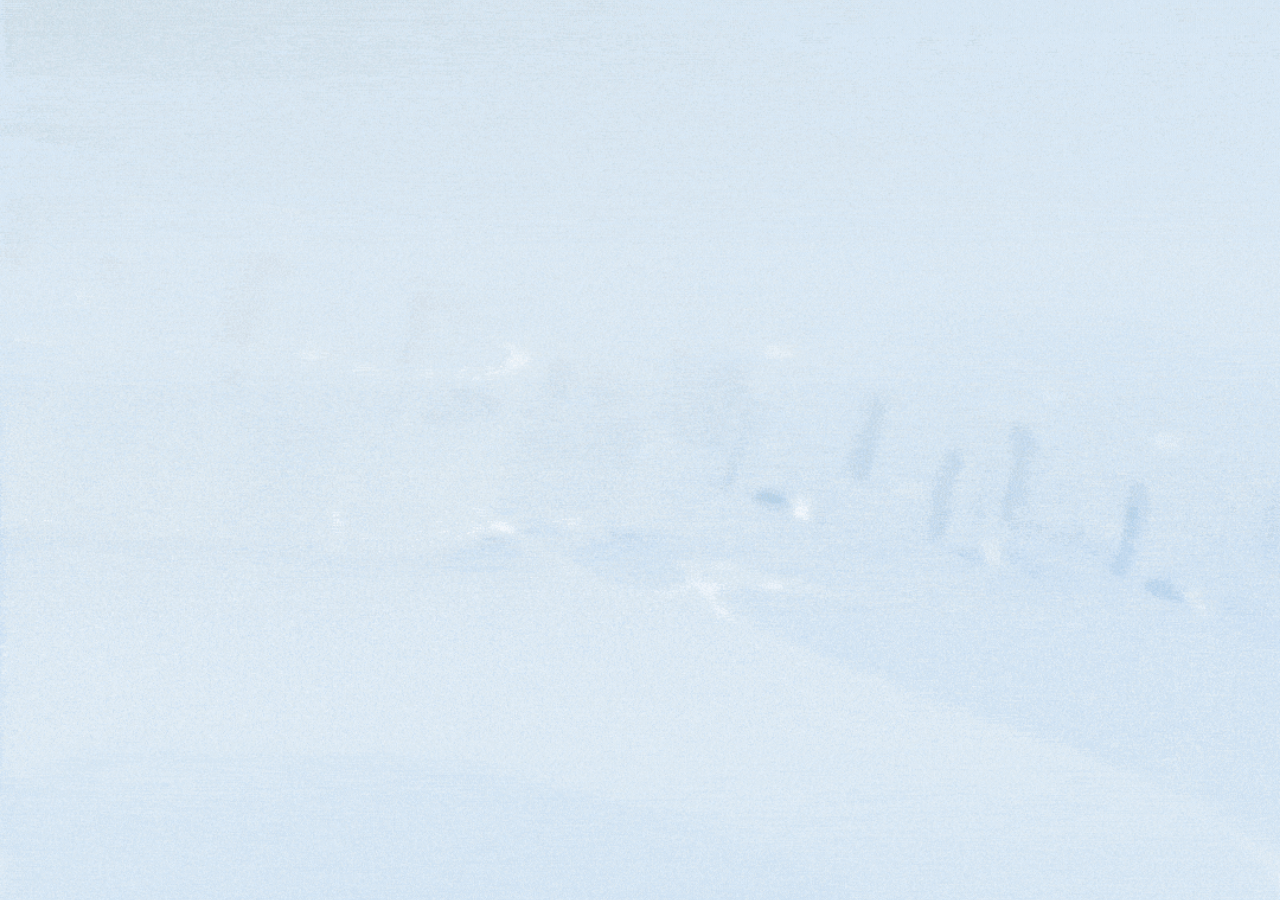
<file: index.html>
<!DOCTYPE html>
<html lang="en">
<head>

<link rel="stylesheet" href="mm-a11y.css">

<script>
window.MM_INDEX_EMBED_WIDGET = true;
window.MM_A11Y_ICON_SRC = "BrainardIconRuby.png";
window.MM_A11Y_CSS_HREF = "mm-a11y.css";
</script>

<meta property="og:title" content="Proposition Chicken">
<meta property="og:description" content="Order ahead, earn rewards, and skip the line.">
<meta property="og:image" content="https://jpbattaglia.github.io/PropChkn/og-image.png">
<meta property="og:url" content="https://jpbattaglia.github.io/PropChkn/">
<meta property="og:type" content="website">

<meta name="twitter:card" content="summary_large_image">
<meta name="twitter:image" content="https://jpbattaglia.github.io/PropChkn/og-image.png">

<meta charset="UTF-8">
<meta name="viewport" content="width=device-width, initial-scale=1.0">
<title>Proposition Chicken</title>

<link rel="stylesheet" href="app.css">
<script src="app.js"></script>

<style>
:root{
  --blue:#6f9faa;
  --spring:cubic-bezier(.22,1,.36,1);
}

html,body{
  margin:0;
  height:100%;
  overflow:hidden;
  background:#fff;
  font-family:-apple-system,BlinkMacSystemFont,"Segoe UI",Roboto;
}

/* SPLASH */
#splash{
  position:fixed;
  inset:0;
  z-index:999;
  background:#000;
  display:flex;
  align-items:center;
  justify-content:center;
  transition:opacity .7s ease, transform .7s ease;
}

#splash.fade{
  opacity:0;
  transform:scale(1.03);
}

.splash-gif{
  width:100%;
  height:100%;
  object-fit:cover;
}

/* APP */
#app{
  width:100%;
  min-height:100vh;
  background:#fff;
  display:flex;
  justify-content:center;
  align-items:center;
}

/* LOGIN CARD */
.auth{
  width:100%;
  max-width:420px;
  padding:28px;
  box-sizing:border-box;
  position:relative;
}

/* HARD HIDE UNTIL READY */
body.index-page.pre-reveal #mmA11yLauncher,
body.index-page.pre-reveal #mmA11yPanel{
  display:none !important;
}

/* WIDGET EMBEDDED IN LOGIN STACK */
.auth #mmA11yLauncher{
  position:absolute !important;
  z-index:50 !important;
  right:-70px !important;
  bottom:10px !important;
  box-shadow:
    0 0 18px rgba(207,62,62,0.35),
    0 0 28px rgba(0,120,255,0.25);

  opacity:0 !important;
  visibility:hidden !important;
  pointer-events:none !important;
  transform:translateY(80px) scale(.9) !important;
  transition:
    opacity 1s var(--spring),
    transform 1s var(--spring),
    visibility 0s linear 1s !important;
  transition-delay:.65s, .65s, 1.65s !important;
}

body.index-page.show.widget-mounted .auth #mmA11yLauncher{
  opacity:1 !important;
  visibility:visible !important;
  pointer-events:auto !important;
  transform:translateY(0) scale(.95) !important;
}

.auth #mmA11yPanel{
  position:absolute !important;
  z-index:49 !important;
  right:-20px !important;
  bottom:84px !important;
  width:min(420px, calc(100vw - 24px)) !important;
  max-height:min(72vh, 620px) !important;

  opacity:0 !important;
  visibility:hidden !important;
  pointer-events:none !important;
  transform:translateY(10px) scale(.98) !important;
  transition:opacity .25s ease, transform .25s ease, visibility 0s linear .25s !important;
}

body.index-page.show.widget-mounted .auth #mmA11yPanel[aria-hidden="false"]{
  opacity:1 !important;
  visibility:visible !important;
  pointer-events:auto !important;
  transform:translateY(0) scale(1) !important;
}

body.index-page.widget-mounted .auth #mmA11yPanel[aria-hidden="true"]{
  display:none !important;
}

/* ANIMATION */
.stagger{
  opacity:0;
  transform:translateY(80px);
  transition:all 1s var(--spring);
}

body.show .stagger{
  opacity:1;
  transform:translateY(0);
}

.stagger:nth-child(1){transition-delay:.2s;}
.stagger:nth-child(2){transition-delay:.35s;}
.stagger:nth-child(3){transition-delay:.5s;}
.stagger:nth-child(4){transition-delay:.65s;}
.stagger:nth-child(5){transition-delay:.8s;}
.stagger:nth-child(6){transition-delay:1.05s;}

.logo{
  width:100%;
  display:flex;
  justify-content:center;
  align-items:center;
  text-align:center;
  margin-bottom:80px;
}

.logo img{
  width:260px;
  max-width:100%;
  display:block;
  margin:0 auto;
}

.btn{
  width:100%;
  padding:18px;
  border-radius:999px;
  font-weight:700;
  margin-top:16px;
  border:none;
  cursor:pointer;
}

.apple{background:#000;color:#fff;}
.primary{background:#6f9faa;color:#fff;}

.google{
  background:#fff;
  border:1px solid #888;
}

.link{
  text-align:center;
  margin:22px 0 12px;
  text-decoration:underline;
  cursor:pointer;
}

.row{
  display:flex;
  gap:14px;
}

.row .btn{flex:1;}

.terms{
  margin-top:30px;
}

.terms-error{
  color:red;
  display:none;
}

/* MOBILE FIT */
@media (max-width: 640px){
  .auth{
    max-width:100%;
    padding:20px 16px 28px;
  }

  .logo{
    margin-bottom:56px;
  }

  .logo img{
    width:220px;
  }

  .auth #mmA11yLauncher{
    right:8px !important;
    bottom:-4px !important;
  }

  .auth #mmA11yPanel{
    left:8px !important;
    right:8px !important;
    width:auto !important;
    bottom:74px !important;
    max-height:calc(100vh - 140px) !important;
  }
}

@media (max-width: 420px){
  .auth{
    padding:18px 12px 24px;
  }

  .auth #mmA11yLauncher{
    right:4px !important;
    bottom:-6px !important;
  }

  .auth #mmA11yPanel{
    left:4px !important;
    right:4px !important;
    bottom:72px !important;
    max-height:calc(100vh - 128px) !important;
  }
}
</style>
</head>

<body class="index-page pre-reveal">

<div id="splash">
  <img src="PropChknVid.gif" class="splash-gif">
</div>

<div id="app">
  <div class="auth" id="authCard">

    <div class="logo stagger">
      <img src="PropChkn.png">
    </div>

    <button class="btn apple stagger" onclick="go('rewards.html')"> Continue with Apple</button>
    <button class="btn google stagger" onclick="go('rewards.html')">Continue with Google</button>

    <div class="link stagger" onclick="go('rewards.html')">Explore as Guest</div>

    <div class="row stagger">
      <button class="btn primary" onclick="go('rewards.html')">LOG IN</button>
      <button class="btn primary" onclick="go('rewards.html')">SIGN UP</button>
    </div>

    <div class="terms stagger">
      <input type="checkbox" id="agree"> I agree to Terms
      <div id="err" class="terms-error">please check terms</div>
    </div>

  </div>
</div>

<script>
const splash = document.getElementById('splash');
const agree = document.getElementById('agree');
const err = document.getElementById('err');
const authCard = document.getElementById('authCard');

let splashDone = false;

function getLauncher(){
  return document.getElementById('mmA11yLauncher');
}

function getPanel(){
  return document.getElementById('mmA11yPanel');
}

function forceLoadWidget(){
  if (getLauncher() && getPanel()) return;

  window.MenuMadeAccessibilityWidgetLoaded = false;

  const existing =
    document.querySelector('script[data-mm-a11y="1"]') ||
    document.querySelector('script[data-index-widget="1"]');

  if (existing) return;

  const script = document.createElement('script');
  script.src = 'mm-a11y.js';
  script.defer = true;
  script.setAttribute('data-index-widget', '1');
  document.body.appendChild(script);
}

function mountWidgetIntoAuth(){
  const launcher = getLauncher();
  const panel = getPanel();

  if (!launcher || !panel) return false;

  if (launcher.parentElement !== authCard) {
    authCard.appendChild(launcher);
  }

  if (panel.parentElement !== authCard) {
    authCard.appendChild(panel);
  }

  launcher.style.display = '';
  launcher.style.right = '';
  launcher.style.bottom = '';
  launcher.style.opacity = '';
  launcher.style.visibility = '';
  launcher.style.pointerEvents = '';
  launcher.style.transform = '';
  launcher.style.transition = '';
  launcher.style.transitionDelay = '';

  panel.style.display = '';
  panel.style.left = '';
  panel.style.right = '';
  panel.style.bottom = '';
  panel.style.width = '';
  panel.style.maxHeight = '';
  panel.style.opacity = '';
  panel.style.visibility = '';
  panel.style.pointerEvents = '';
  panel.style.transform = '';
  panel.style.transition = '';
  panel.style.transitionDelay = '';

  document.body.classList.add('widget-mounted');
  return true;
}

function beginShowAnimation(){
  document.body.classList.remove('pre-reveal');
  void authCard.offsetWidth;
  document.body.classList.add('show');
}

function startReveal(){
  forceLoadWidget();

  let attempts = 0;

  function loop(){
    if (mountWidgetIntoAuth()) {
      beginShowAnimation();
      return;
    }

    attempts += 1;

    if (attempts === 20 || attempts === 40) {
      forceLoadWidget();
    }

    if (attempts > 160) {
      document.body.classList.remove('pre-reveal');
      document.body.classList.add('show');
      return;
    }

    requestAnimationFrame(loop);
  }

  loop();
}

setTimeout(function(){
  splash.classList.add('fade');

  setTimeout(function(){
    splash.style.display = 'none';
    document.body.style.overflow = 'auto';
    splashDone = true;
    startReveal();
  }, 300);

}, 4000);

function go(page){
  if(!splashDone) return;

  if(!agree.checked){
    err.style.display = 'block';
    return;
  }

  err.style.display = 'none';

  if(window.showLoader){
    showLoader(page, 1200);
  } else {
    location.href = page;
  }
}
</script>

</body>
</html>
</file>
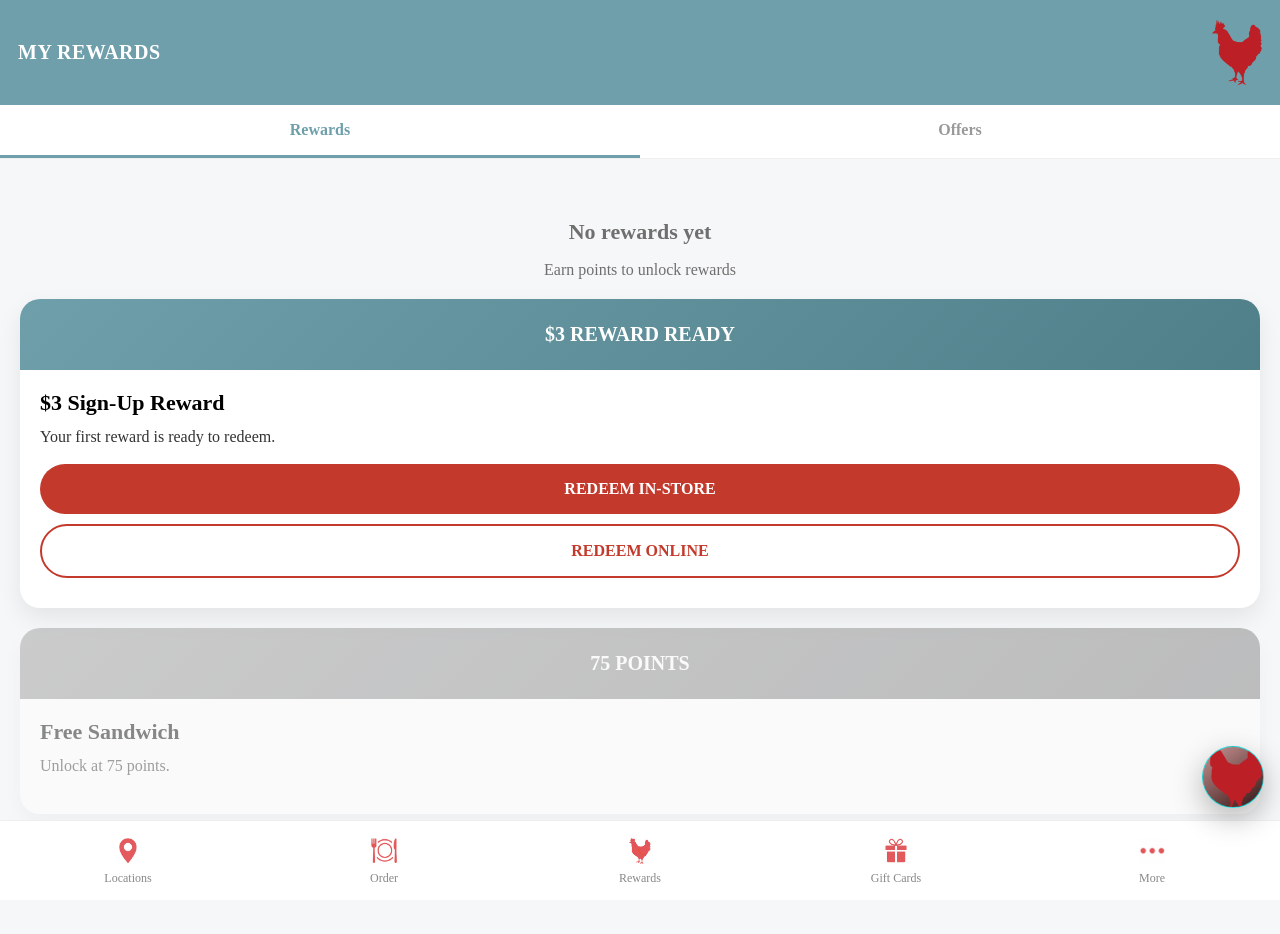
<file: add-reward.html>
<!DOCTYPE html>
<html lang="en">
<head>

<link rel="stylesheet" href="mm-a11y.css">
<script>
window.MM_A11Y_ICON_SRC = "PropChkn2.png";
</script>
<script src="mm-a11y.js"></script>

<script src="nav.js"></script>
<meta charset="UTF-8">
<meta name="viewport" content="width=device-width, initial-scale=1.0">
<title>My Rewards</title>

<link rel="stylesheet" href="app.css">
<script src="app.js"></script>

<style>
:root{
  --blue:#6f9faa;
  --bg:#f6f7f8;
  --red:#c33a2c;
  --text:#111;
  --muted:#6f6f6f;
}

*{box-sizing:border-box;}

body{
  margin:0;
  font-family:-apple-system,BlinkMacSystemFont,"Segoe UI",Roboto;
  background:var(--bg);
}

/* HEADER */
.header{
  background:var(--blue);
  color:#fff;
  padding:20px 18px;
  display:flex;
  align-items:center;
  justify-content:space-between;
}

.header-title{
  font-size:20px;
  font-weight:800;
  letter-spacing:.5px;
}

.header img{
  width:50px;
}

/* TABS */
.tabs{
  display:flex;
  border-bottom:1px solid #eee;
  background:#fff;
}

.tab{
  flex:1;
  text-align:center;
  padding:16px;
  font-weight:600;
  color:#999;
  cursor:pointer;
  transition:.2s;
}

.tab.active{
  color:var(--blue);
  border-bottom:3px solid var(--blue);
}

/* MAIN */
.main{
  padding:20px;
  padding-bottom:120px;
}

/* EMPTY */
.empty{
  text-align:center;
  margin-top:40px;
  color:var(--muted);
}

.empty h2{
  margin-bottom:10px;
  font-size:22px;
}

/* CARD */
.card{
  background:#fff;
  border-radius:20px;
  overflow:hidden;
  box-shadow:0 10px 25px rgba(0,0,0,0.08);
  margin-top:20px;
}

.card-top{
  background:linear-gradient(135deg, #6f9faa, #4f7f89);
  color:#fff;
  padding:24px;
  text-align:center;
  font-weight:800;
  font-size:20px;
}

.card-body{
  padding:20px;
}

.title{
  font-size:22px;
  font-weight:700;
}

.desc{
  margin:10px 0 16px;
  color:#333;
  line-height:1.4;
}

/* CTA */
.cta{
  padding:16px;
  border-radius:999px;
  text-align:center;
  font-weight:700;
  margin-bottom:10px;
  cursor:pointer;
}

.cta.primary{
  background:var(--red);
  color:#fff;
}

.cta.secondary{
  border:2px solid var(--red);
  color:var(--red);
}

/* LOCKED */
.locked{
  opacity:.45;
  filter:grayscale(1);
}

/* NAV */
.nav{
  position:fixed;
  bottom:0;
  left:0;
  right:0;
  height:80px;
  background:#fff;
  border-top:1px solid #eee;
  display:flex;
  justify-content:space-around;
  align-items:center;
}

.nav-item{
  display:flex;
  flex-direction:column;
  align-items:center;
  font-size:12px;
  color:#888;
}

.nav-item.active{
  color:var(--blue);
  font-weight:600;
}

.nav-img{
  width:26px;
  height:26px;
  object-fit:contain;
  margin-bottom:4px;
}
</style>
</head>

<body>

<div class="header">
  <div class="header-title">MY REWARDS</div>
  <img src="PropChkn2.png">
</div>

<!-- TABS -->
<div class="tabs">
  <div class="tab active" onclick="showTab('rewards', this)">Rewards</div>
  <div class="tab" onclick="showTab('offers', this)">Offers</div>
</div>

<div class="main">

  <!-- REWARDS -->
  <div id="rewardsTab">

    <div class="empty">
      <h2>No rewards yet</h2>
      <p>Earn points to unlock rewards</p>
    </div>

    <!-- ACTIVE REWARD -->
    <div class="card">
      <div class="card-top">$3 REWARD READY</div>
      <div class="card-body">
        <div class="title">$3 Sign-Up Reward</div>
        <div class="desc">
          Your first reward is ready to redeem.
        </div>

        <div class="cta primary" data-link="redeem-store.html">
          REDEEM IN-STORE
        </div>

        <div class="cta secondary" data-link="redeem-online.html">
          REDEEM ONLINE
        </div>
      </div>
    </div>

    <!-- LOCKED -->
    <div class="card locked">
      <div class="card-top">75 POINTS</div>
      <div class="card-body">
        <div class="title">Free Sandwich</div>
        <div class="desc">
          Unlock at 75 points.
        </div>
      </div>
    </div>

  </div>

  <!-- OFFERS -->
  <div id="offersTab" style="display:none;">

    <div class="card">
      <div class="card-top">LIMITED OFFER</div>
      <div class="card-body">
        <div class="title">Free Fries</div>
        <div class="desc">
          With any sandwich purchase.
        </div>

        <div class="cta primary">
          ADD TO ACCOUNT
        </div>
      </div>
    </div>

  </div>

</div>

<script>
function showTab(tab, el){
  document.getElementById('rewardsTab').style.display =
    tab === 'rewards' ? 'block' : 'none';

  document.getElementById('offersTab').style.display =
    tab === 'offers' ? 'block' : 'none';

  document.querySelectorAll('.tab')
    .forEach(t=>t.classList.remove('active'));

  el.classList.add('active');
}
</script>

</body>
</html>
</file>
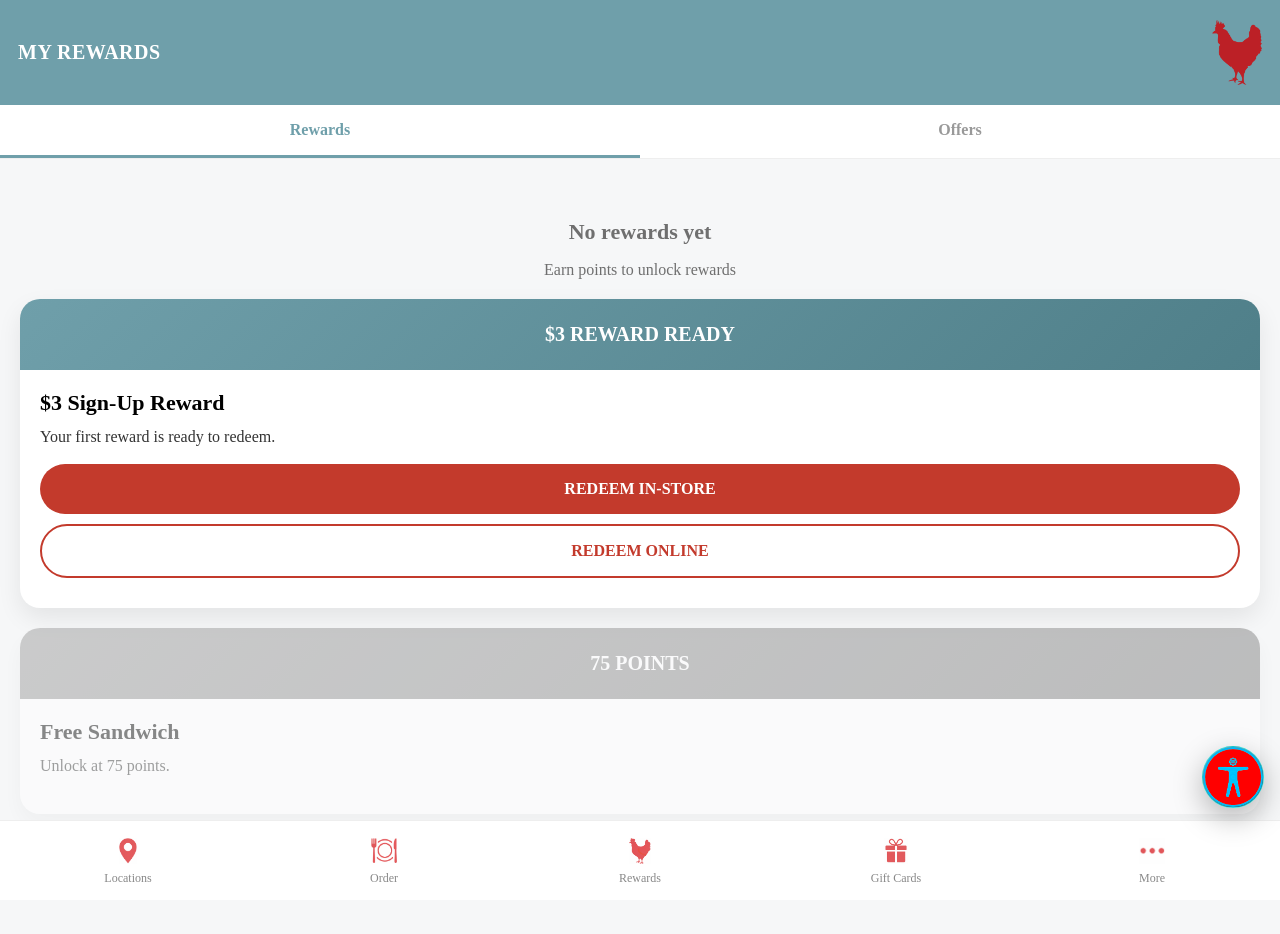
<file: add-rewards.html>
<!DOCTYPE html>
<html lang="en">
<head>

<link rel="stylesheet" href="mm-a11y.css">
<script src="mm-a11y.js"></script>

<script src="nav.js"></script>
<meta charset="UTF-8">
<meta name="viewport" content="width=device-width, initial-scale=1.0">
<title>My Rewards</title>

<link rel="stylesheet" href="app.css">
<script src="app.js"></script>

<style>
:root{
  --blue:#6f9faa;
  --bg:#f6f7f8;
  --red:#c33a2c;
  --text:#111;
  --muted:#6f6f6f;
}

*{box-sizing:border-box;}

body{
  margin:0;
  font-family:-apple-system,BlinkMacSystemFont,"Segoe UI",Roboto;
  background:var(--bg);
}

/* HEADER */
.header{
  background:var(--blue);
  color:#fff;
  padding:20px 18px;
  display:flex;
  align-items:center;
  justify-content:space-between;
}

.header-title{
  font-size:20px;
  font-weight:800;
  letter-spacing:.5px;
}

.header img{
  width:50px;
}

/* TABS */
.tabs{
  display:flex;
  border-bottom:1px solid #eee;
  background:#fff;
}

.tab{
  flex:1;
  text-align:center;
  padding:16px;
  font-weight:600;
  color:#999;
  cursor:pointer;
  transition:.2s;
}

.tab.active{
  color:var(--blue);
  border-bottom:3px solid var(--blue);
}

/* MAIN */
.main{
  padding:20px;
  padding-bottom:120px;
}

/* EMPTY */
.empty{
  text-align:center;
  margin-top:40px;
  color:var(--muted);
}

.empty h2{
  margin-bottom:10px;
  font-size:22px;
}

/* CARD */
.card{
  background:#fff;
  border-radius:20px;
  overflow:hidden;
  box-shadow:0 10px 25px rgba(0,0,0,0.08);
  margin-top:20px;
}

.card-top{
  background:linear-gradient(135deg, #6f9faa, #4f7f89);
  color:#fff;
  padding:24px;
  text-align:center;
  font-weight:800;
  font-size:20px;
}

.card-body{
  padding:20px;
}

.title{
  font-size:22px;
  font-weight:700;
}

.desc{
  margin:10px 0 16px;
  color:#333;
  line-height:1.4;
}

/* CTA */
.cta{
  padding:16px;
  border-radius:999px;
  text-align:center;
  font-weight:700;
  margin-bottom:10px;
  cursor:pointer;
}

.cta.primary{
  background:var(--red);
  color:#fff;
}

.cta.secondary{
  border:2px solid var(--red);
  color:var(--red);
}

/* LOCKED */
.locked{
  opacity:.45;
  filter:grayscale(1);
}

/* NAV */
.nav{
  position:fixed;
  bottom:0;
  left:0;
  right:0;
  height:80px;
  background:#fff;
  border-top:1px solid #eee;
  display:flex;
  justify-content:space-around;
  align-items:center;
}

.nav-item{
  display:flex;
  flex-direction:column;
  align-items:center;
  font-size:12px;
  color:#888;
}

.nav-item.active{
  color:var(--blue);
  font-weight:600;
}

.nav-img{
  width:26px;
  height:26px;
  object-fit:contain;
  margin-bottom:4px;
}
</style>
</head>

<body>

<div class="header">
  <div class="header-title">MY REWARDS</div>
  <img src="PropChkn2.png">
</div>

<!-- TABS -->
<div class="tabs">
  <div class="tab active" onclick="showTab('rewards', this)">Rewards</div>
  <div class="tab" onclick="showTab('offers', this)">Offers</div>
</div>

<div class="main">

  <!-- REWARDS -->
  <div id="rewardsTab">

    <div class="empty">
      <h2>No rewards yet</h2>
      <p>Earn points to unlock rewards</p>
    </div>

    <!-- ACTIVE REWARD -->
    <div class="card">
      <div class="card-top">$3 REWARD READY</div>
      <div class="card-body">
        <div class="title">$3 Sign-Up Reward</div>
        <div class="desc">
          Your first reward is ready to redeem.
        </div>

        <div class="cta primary" data-link="redeem-store.html">
          REDEEM IN-STORE
        </div>

        <div class="cta secondary" data-link="redeem-online.html">
          REDEEM ONLINE
        </div>
      </div>
    </div>

    <!-- LOCKED -->
    <div class="card locked">
      <div class="card-top">75 POINTS</div>
      <div class="card-body">
        <div class="title">Free Sandwich</div>
        <div class="desc">
          Unlock at 75 points.
        </div>
      </div>
    </div>

  </div>

  <!-- OFFERS -->
  <div id="offersTab" style="display:none;">

    <div class="card">
      <div class="card-top">LIMITED OFFER</div>
      <div class="card-body">
        <div class="title">Free Fries</div>
        <div class="desc">
          With any sandwich purchase.
        </div>

        <div class="cta primary">
          ADD TO ACCOUNT
        </div>
      </div>
    </div>

  </div>

</div>

<script>
function showTab(tab, el){
  document.getElementById('rewardsTab').style.display =
    tab === 'rewards' ? 'block' : 'none';

  document.getElementById('offersTab').style.display =
    tab === 'offers' ? 'block' : 'none';

  document.querySelectorAll('.tab')
    .forEach(t=>t.classList.remove('active'));

  el.classList.add('active');
}
</script>

</body>
</html>
</file>
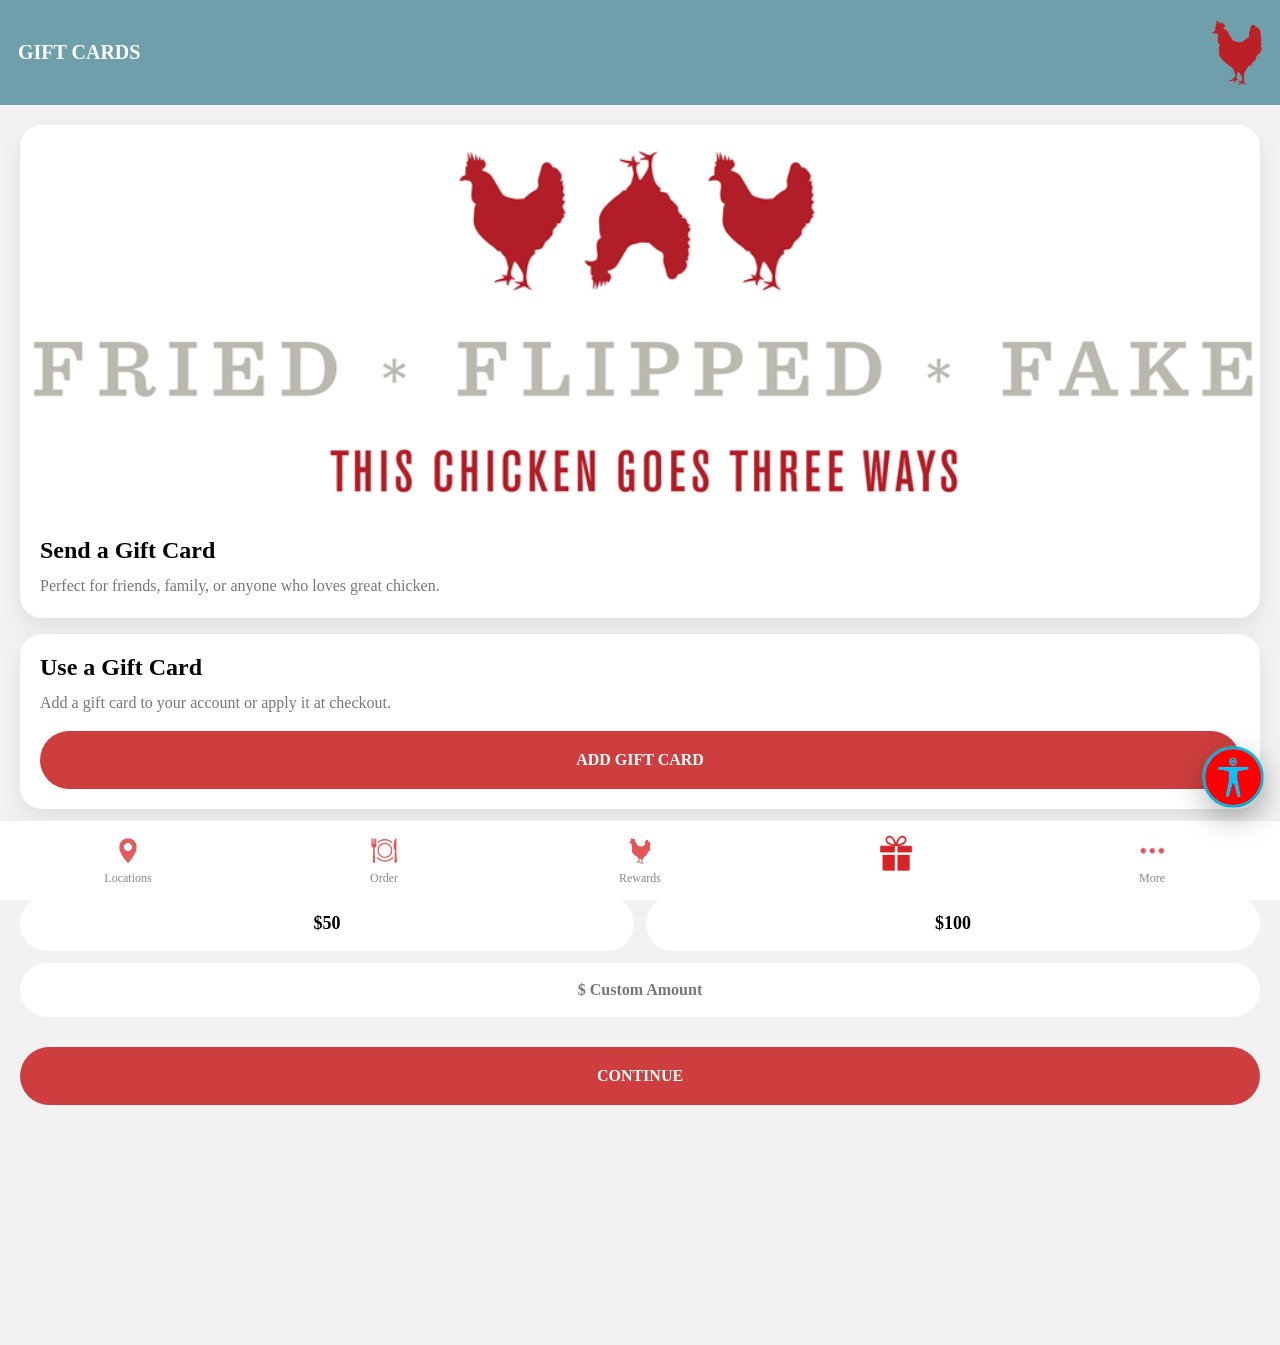
<file: gift-cards.html>
<!DOCTYPE html>
<html lang="en">
<head>

<link rel="stylesheet" href="mm-a11y.css">

<meta charset="UTF-8">
<meta name="viewport" content="width=device-width, initial-scale=1.0">
<title>Gift Cards</title>

<link rel="stylesheet" href="app.css">
<script src="app.js"></script>
<script src="nav.js"></script>

<style>
:root{
  --blue:#6f9faa;
  --bg:#f2f2f2;
  --red:#cf3e3e;
  --text:#111;
  --muted:#777;
  --border:#e5e5ea;
}

body{
  margin:0;
  font-family:-apple-system,BlinkMacSystemFont,"Segoe UI",Roboto;
  background:var(--bg);
}

/* HEADER */
.header{
  background:var(--blue);
  color:#fff;
  padding:20px 18px;
  display:flex;
  justify-content:space-between;
  align-items:center;
}

.header-title{
  font-size:20px;
  font-weight:800;
}

.header img{
  width:50px;
}

/* MAIN */
.main{
  padding:20px;
  padding-bottom:120px;
}

/* HERO */
.hero-card{
  background:#fff;
  border-radius:22px;
  overflow:hidden;
  box-shadow:0 10px 25px rgba(0,0,0,0.08);
  margin-bottom:16px;
}

.hero-card img{
  width:100%;
  display:block;
}

.hero-body{
  padding:20px;
}

.hero-title{
  font-size:24px;
  font-weight:800;
}

.hero-desc{
  margin-top:10px;
  color:var(--muted);
  line-height:1.5;
}

/* AMOUNTS */
.amounts{
  display:grid;
  grid-template-columns:1fr 1fr;
  gap:12px;
  margin-top:20px;
}

.amount{
  background:#fff;
  border-radius:999px;
  padding:15px;
  text-align:center;
  font-weight:800;
  border:2px solid transparent;
  cursor:pointer;
  font-size:18px;
}

.amount.active{
  border:2px solid var(--red);
  color:var(--red);
}

.custom{
  margin-top:12px;
  background:#fff;
  padding:18px;
  border-radius:999px;
  text-align:center;
  font-weight:700;
  color:var(--muted);
}

/* CTA */
.footer{
  margin:30px 0 120px;
}

.cta{
  background:var(--red);
  color:#fff;
  padding:20px;
  border-radius:999px;
  text-align:center;
  font-weight:800;
  cursor:pointer;
}

/* MODAL */
.modal{
  position:fixed;
  inset:0;
  background:rgba(0,0,0,0.35);
  display:none;
  align-items:center;
  justify-content:center;
  z-index:1000;
}

.modal-box{
  background:#fff;
  padding:20px;
  border-radius:16px;
  width:80%;
  max-width:320px;
  text-align:center;
}

.modal-box img{
  width:70px;
  margin-bottom:10px;
}

.modal-title{
  font-size:18px;
  font-weight:700;
}

.modal-text{
  font-size:14px;
  color:var(--muted);
  margin:8px 0 14px;
}

.modal-input{
  width:100%;
  padding:14px;
  margin-top:10px;
  border-radius:10px;
  border:1px solid #ddd;
  font-size:15px;
}

.modal-actions{
  display:flex;
  gap:8px;
  margin-top:14px;
}

.modal-btn{
  flex:1;
  padding:12px;
  border-radius:999px;
  font-weight:600;
  cursor:pointer;
}

.modal-btn.allow{
  background:var(--red);
  color:#fff;
}

.modal-btn.deny{
  border:1px solid var(--border);
}

/* NAV */
.nav{
  position:fixed;
  bottom:0;
  left:0;
  right:0;
  height:80px;
  background:#fff;
  border-top:1px solid #eee;
  display:flex;
  justify-content:space-around;
  align-items:center;
}

.nav-item{
  display:flex;
  flex-direction:column;
  align-items:center;
  font-size:12px;
  color:#888;
}

.nav-item.active{
  color:var(--blue);
  font-weight:600;
}

.nav-img{
  width:26px;
  height:26px;
  object-fit:contain;
  margin-bottom:4px;
}
</style>
</head>

<body>

<div class="header">
  <div class="header-title">GIFT CARDS</div>
  <img src="PropChkn2.png">
</div>

<div class="main">

  <div class="hero-card">
    <img src="PropChkn3.png">
    <div class="hero-body">
      <div class="hero-title">Send a Gift Card</div>
      <div class="hero-desc">
        Perfect for friends, family, or anyone who loves great chicken.
      </div>
    </div>
  </div>

  <div class="hero-card">
    <div class="hero-body">
      <div class="hero-title">Use a Gift Card</div>
      <div class="hero-desc">
        Add a gift card to your account or apply it at checkout.
      </div>

      <div style="margin-top:16px;">
        <div class="cta" onclick="openGiftModal()">ADD GIFT CARD</div>
      </div>
    </div>
  </div>

  <div class="amounts">
    <div class="amount active" onclick="selectAmount(this)">$10</div>
    <div class="amount" onclick="selectAmount(this)">$25</div>
    <div class="amount" onclick="selectAmount(this)">$50</div>
    <div class="amount" onclick="selectAmount(this)">$100</div>
  </div>

  <div class="custom">$ Custom Amount</div>

  <div class="footer">
    <div class="cta" data-link="gift-checkout.html">CONTINUE</div>
  </div>

</div>

<!-- MODAL -->
<div id="giftModal" class="modal">
  <div class="modal-box">
    <img src="PropChkn1.png">
    <div class="modal-title">Add Gift Card</div>
    <div class="modal-text">Enter your card details below</div>

    <input id="cardNumber" placeholder="Card Number" class="modal-input">
    <input id="cardPin" placeholder="PIN" class="modal-input" type="password">

    <div class="modal-actions">
      <div class="modal-btn deny" onclick="closeGiftModal()">Cancel</div>
      <div class="modal-btn allow" onclick="applyGiftCard()">Apply</div>
    </div>
  </div>
</div>

<script>
// INIT DEFAULT
localStorage.setItem('giftAmount',
  document.querySelector('.amount.active').innerText
);

function selectAmount(el){
  document.querySelectorAll('.amount')
    .forEach(a=>a.classList.remove('active'));

  el.classList.add('active');
  localStorage.setItem('giftAmount', el.innerText);
}

function openGiftModal(){
  document.getElementById('giftModal').style.display='flex';
}

function closeGiftModal(){
  document.getElementById('giftModal').style.display='none';
}

function applyGiftCard(){
  const number = document.getElementById('cardNumber').value.trim();
  const pin = document.getElementById('cardPin').value.trim();

  if(!number || !pin) return;

  localStorage.setItem('giftCard', number);
  closeGiftModal();
}
</script>

</body>
</html>
</file>
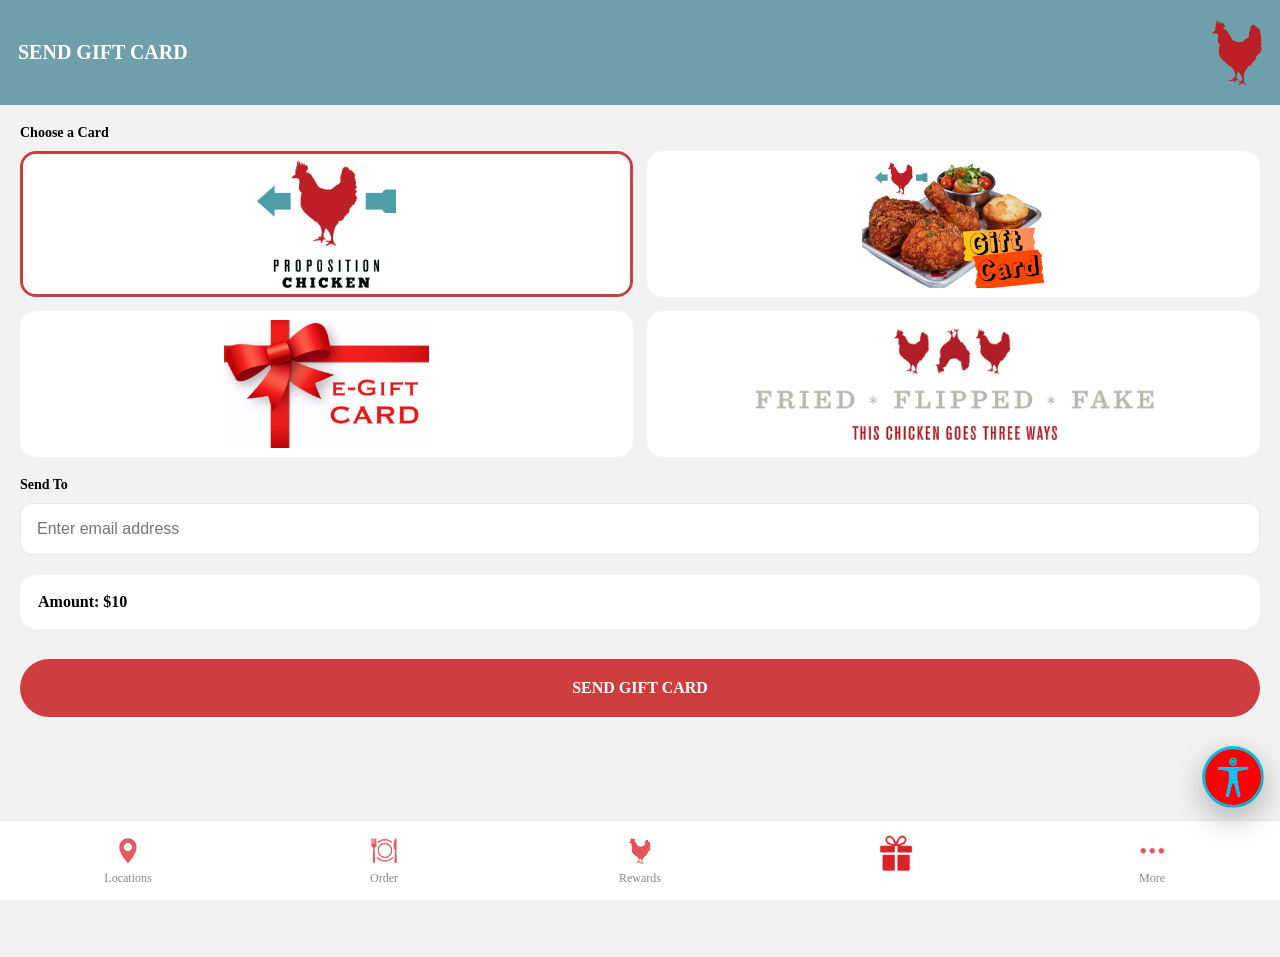
<file: gift-checkout.html>
<!DOCTYPE html>
<html lang="en">
<head>

<link rel="stylesheet" href="mm-a11y.css">

<meta charset="UTF-8">
<meta name="viewport" content="width=device-width, initial-scale=1.0">
<title>Gift Card Checkout</title>

<link rel="stylesheet" href="app.css">
<script src="app.js"></script>
<script src="nav.js"></script>

<style>
:root{
  --blue:#6f9faa;
  --bg:#f2f2f2;
  --red:#cf3e3e;
  --text:#111;
  --muted:#777;
  --border:#e5e5ea;
}

body{
  margin:0;
  font-family:-apple-system,BlinkMacSystemFont,"Segoe UI",Roboto;
  background:var(--bg);
}

/* HEADER */
.header{
  background:var(--blue);
  color:#fff;
  padding:20px 18px;
  display:flex;
  justify-content:space-between;
  align-items:center;
}

.header-title{
  font-size:20px;
  font-weight:800;
}

.header img{
  width:50px;
}

/* MAIN */
.main{
  padding:20px;
  padding-bottom:120px;
}

/* LABEL */
.label{
  font-size:14px;
  font-weight:700;
  margin-bottom:10px;
}

/* SECTION */
.section{
  margin-top:20px;
  width:100%;
}

/* INPUT */
.input{
  width:100%;
  padding:16px;
  border-radius:12px;
  border:1px solid var(--border);
  font-size:16px;
  box-sizing:border-box;
}

/* GRID */
.card-grid{
  display:grid;
  grid-template-columns:1fr 1fr;
  gap:14px;
}

.card-option{
  background:#fff;
  border-radius:16px;
  overflow:hidden;
  border:3px solid transparent;
  cursor:pointer;
  transition:all .2s ease;
}

.card-option.active{
  border:3px solid var(--red);
}

.card-option img{
  width:100%;
  height:140px;
  object-fit:contain;
  background:#fff;
  padding:6px;
}

/* SUMMARY */
.summary{
  margin-top:20px;
  background:#fff;
  padding:18px;
  border-radius:16px;
  font-weight:700;
}

/* CTA */
.footer{
  margin:30px 0 120px;
}

.cta{
  background:var(--red);
  color:#fff;
  padding:20px;
  border-radius:999px;
  text-align:center;
  font-weight:800;
  cursor:pointer;
}

/* POPUP */
.confirm{
  position:fixed;
  inset:0;
  display:none;
  align-items:center;
  justify-content:center;
  background:rgba(0,0,0,0.5);
  z-index:99999;
}

.confirm-box{
  background:#fff;
  padding:24px;
  border-radius:16px;
  text-align:center;
  width:80%;
  max-width:300px;
}

.confirm-box img{
  width:70px;
  margin-bottom:10px;
}

.confirm-title{
  font-size:18px;
  font-weight:700;
}

.confirm-text{
  font-size:14px;
  color:var(--muted);
  margin-top:6px;
}

.confirm-btn{
  margin-top:16px;
  background:var(--red);
  color:#fff;
  padding:12px;
  border-radius:999px;
  font-weight:700;
  cursor:pointer;
}

/* NAV */
.nav{
  position:fixed;
  bottom:0;
  left:0;
  right:0;
  height:80px;
  background:#fff;
  border-top:1px solid #eee;
  display:flex;
  justify-content:space-around;
  align-items:center;
}

.nav-item{
  display:flex;
  flex-direction:column;
  align-items:center;
  font-size:12px;
  color:#888;
  cursor:pointer;
}

.nav-item.active{
  color:var(--blue);
  font-weight:600;
}

.nav-img{
  width:26px;
  height:26px;
  object-fit:contain;
  margin-bottom:4px;
}
</style>
</head>

<body>

<div class="header">
  <div class="header-title">SEND GIFT CARD</div>
  <img src="PropChkn2.png">
</div>

<div class="main">

  <div class="label">Choose a Card</div>

  <div class="card-grid">
    <div class="card-option active" onclick="selectCard(this)">
      <img src="PropChkn.png">
    </div>

    <div class="card-option" onclick="selectCard(this)">
      <img src="GiftCardRed.png">
    </div>

    <div class="card-option" onclick="selectCard(this)">
      <img src="GiftCard.png">
    </div>

    <div class="card-option" onclick="selectCard(this)">
      <img src="PropChkn3.png">
    </div>
  </div>

  <div class="section">
    <div class="label">Send To</div>
    <input id="email" class="input" placeholder="Enter email address">
  </div>

  <div class="summary">
    Amount: <span id="amountDisplay">$10</span>
  </div>

  <div class="footer">
    <div class="cta" onclick="sendGiftCard()">SEND GIFT CARD</div>
  </div>

</div>

<!-- CONFIRM -->
<div id="confirmPopup" class="confirm">
  <div class="confirm-box">
    <img src="PropChkn1.png">
    <div class="confirm-title">Gift Card Sent</div>
    <div class="confirm-text">Your gift card has been delivered successfully</div>
    <div class="confirm-btn" onclick="closeConfirm()">Done</div>
  </div>
</div>

<script>
document.getElementById('amountDisplay').innerText =
  localStorage.getItem('giftAmount') || '$10';

function selectCard(el){
  document.querySelectorAll('.card-option')
    .forEach(c=>c.classList.remove('active'));
  el.classList.add('active');
}

function sendGiftCard(){
  const popup = document.getElementById('confirmPopup');
  popup.style.display = 'flex';
}

function closeConfirm(){
  document.getElementById('confirmPopup').style.display = 'none';
}
</script>

</body>
</html>
</file>
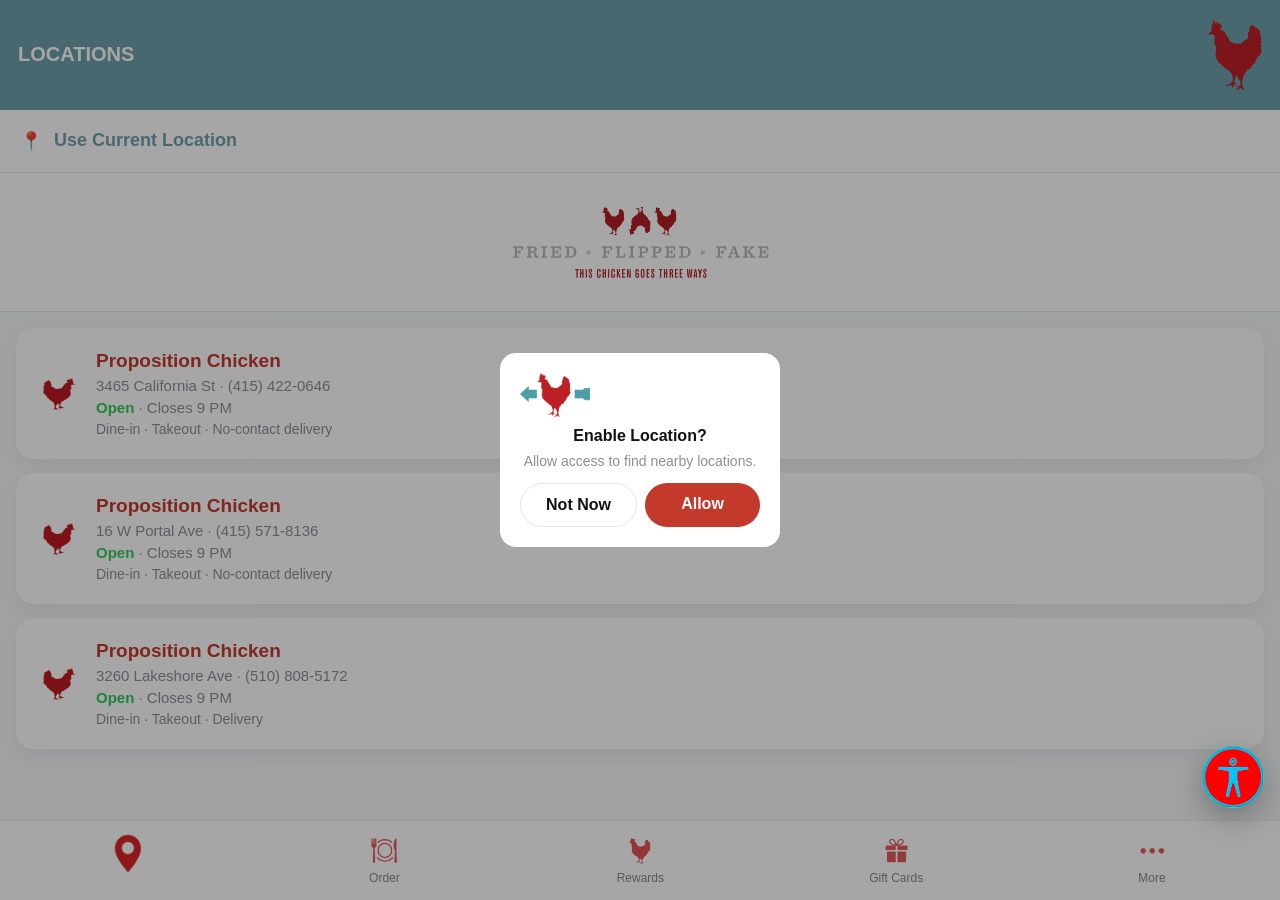
<file: locations.html>
<!DOCTYPE html>
<html lang="en">
<head>

<link rel="stylesheet" href="mm-a11y.css">

<script src="nav.js"></script>
<meta charset="UTF-8">
<meta name="viewport" content="width=device-width, initial-scale=1.0">
<title>Locations</title>

<link rel="stylesheet" href="app.css">
<script src="app.js"></script>

<style>
:root{
  --blue:#6f9faa;
  --bg:#f6f7f8;
  --text:#111;
  --muted:#8e8e93;
  --green:#34c759;
  --border:#e5e5ea;
  --red:#c33a2c;
}

*{box-sizing:border-box;}

html, body{
  margin:0;
  font-family:-apple-system,BlinkMacSystemFont,"Segoe UI",Roboto,sans-serif;
  background:var(--bg);
  color:var(--text);
}

/* HEADER */
.header{
  background:var(--blue);
  padding:20px 18px;
  display:flex;
  justify-content:space-between;
  align-items:center;
  color:#fff;
}

.header-title{
  font-size:20px;
  font-weight:700;
}

.header img{
  width:54px;
}

/* LIST */
.list{
  padding-bottom:120px;
}

/* USE LOCATION */
.use-location{
  background:#fff;
  padding:20px;
  font-weight:700;
  font-size:18px;
  border-bottom:1px solid var(--border);
  display:flex;
  align-items:center;
  gap:12px;
  cursor:pointer;
}

.use-location span{
  color:var(--blue);
}

/* BRAND */
.brand-block{
  background:#fff;
  padding:28px;
  display:flex;
  justify-content:center;
  border-bottom:1px solid var(--border);
}

.brand-block img{
  width:260px;
}

/* CARDS */
.locations{
  padding:16px;
}

.location-card{
  background:#fff;
  padding:22px;
  display:flex;
  gap:16px;
  border-radius:18px;
  margin-bottom:14px;
  box-shadow:0 6px 18px rgba(0,0,0,0.06);
  cursor:pointer;
  align-items:center;
}

.loc-icon{
  width:42px;
  height:42px;
  display:flex;
  align-items:center;
  justify-content:center;
}

.loc-icon img{
  width:32px;
  height:32px;
}

.content{flex:1;}

.name{
  font-size:19px;
  font-weight:800;
  color:var(--red);
}

.meta{
  color:var(--muted);
  margin-top:5px;
  font-size:15px;
}

.status{
  color:var(--green);
  font-weight:700;
}

.services{
  color:var(--muted);
  font-size:14px;
  margin-top:5px;
}

/* NAV */
.nav{
  position:fixed;
  bottom:0;
  left:0;
  right:0;
  height:80px;
  background:#fff;
  border-top:1px solid #eee;
  display:flex;
  justify-content:space-around;
  align-items:center;
}

.nav-item{
  display:flex;
  flex-direction:column;
  align-items:center;
  font-size:12px;
  color:#888;
}

.nav-item.active{
  color:var(--blue);
  font-weight:600;
}

.nav-img{
  width:26px;
  height:26px;
  object-fit:contain;
  margin-bottom:4px;
}

/* MODAL */
.modal{
  position:fixed;
  inset:0;
  background:rgba(0,0,0,0.35);
  display:none;
  align-items:center;
  justify-content:center;
  z-index:1000;
}

.modal-box{
  background:#fff;
  padding:20px;
  border-radius:16px;
  width:80%;
  max-width:280px;
  text-align:center;
}

.modal img{
  width:70px;
  margin-bottom:10px;
}

.modal-title{
  font-size:16px;
  font-weight:700;
}

.modal-text{
  font-size:14px;
  color:var(--muted);
  margin:8px 0 14px;
}

.modal-actions{
  display:flex;
  gap:8px;
}

.modal-btn{
  flex:1;
  padding:12px;
  border-radius:999px;
  font-weight:600;
}

.modal-btn.allow{
  background:var(--red);
  color:#fff;
}

.modal-btn.deny{
  border:1px solid var(--border);
}
</style>
</head>

<body>

<div class="header">
  <div class="header-title">LOCATIONS</div>
  <img src="PropChkn2.png">
</div>

<div class="list">

  <div class="use-location" onclick="openModal()">
    📍 <span>Use Current Location</span>
  </div>

  <div class="brand-block">
    <img src="PropChkn3.png">
  </div>

  <div class="locations">

    <div class="location-card" onclick="selectLocation('3465 California St','https://order.toasttab.com/online/proposition-chicken')">
      <div class="loc-icon"><img src="PropChkn4.png"></div>
      <div class="content">
        <div class="name">Proposition Chicken</div>
        <div class="meta">3465 California St · (415) 422-0646</div>
        <div class="meta"><span class="status">Open</span> · Closes 9 PM</div>
        <div class="services">Dine-in · Takeout · No-contact delivery</div>
      </div>
    </div>

    <div class="location-card" onclick="selectLocation('16 W Portal Ave','https://order.toasttab.com/online/proposition-chicken-west-portal-san-francisco')">
      <div class="loc-icon"><img src="PropChkn4.png"></div>
      <div class="content">
        <div class="name">Proposition Chicken</div>
        <div class="meta">16 W Portal Ave · (415) 571-8136</div>
        <div class="meta"><span class="status">Open</span> · Closes 9 PM</div>
        <div class="services">Dine-in · Takeout · No-contact delivery</div>
      </div>
    </div>

    <div class="location-card" onclick="selectLocation('3260 Lakeshore Ave','https://order.toasttab.com/online/proposition-chicken-oakland')">
      <div class="loc-icon"><img src="PropChkn4.png"></div>
      <div class="content">
        <div class="name">Proposition Chicken</div>
        <div class="meta">3260 Lakeshore Ave · (510) 808-5172</div>
        <div class="meta"><span class="status">Open</span> · Closes 9 PM</div>
        <div class="services">Dine-in · Takeout · Delivery</div>
      </div>
    </div>

  </div>

</div>

<!-- MODAL -->
<div class="modal" id="locationModal">
  <div class="modal-box">
    <img src="PropChkn1.png">
    <div class="modal-title">Enable Location?</div>
    <div class="modal-text">Allow access to find nearby locations.</div>
    <div class="modal-actions">
      <div class="modal-btn deny" onclick="closeModal()">Not Now</div>
      <div class="modal-btn allow" onclick="requestLocation()">Allow</div>
    </div>
  </div>
</div>

<!-- NAV -->
<div class="nav">
  <div class="nav-item active" data-link="locations.html">
    <img src="icon-location.png" class="nav-img">
    Locations
  </div>
  <div class="nav-item" data-link="order.html">
    <img src="icon-order.png" class="nav-img">
    Order
  </div>
  <div class="nav-item" data-link="rewards.html">
    <img src="icon-rewards.png" class="nav-img">
    Rewards
  </div>
  <div class="nav-item" data-link="gift-cards.html">
    <img src="icon-gift.png" class="nav-img">
    Gift Cards
  </div>
  <div class="nav-item" data-link="more.html">
    <img src="icon-more.png" class="nav-img">
    More
  </div>
</div>

<script>
function selectLocation(name, toastUrl){
  localStorage.setItem('selectedLocation', JSON.stringify({
    name: name,
    toastUrl: toastUrl
  }));

  window.showLoader('order-details.html', 1000);
}

function openModal(){
  document.getElementById('locationModal').style.display='flex';
}

function closeModal(){
  document.getElementById('locationModal').style.display='none';
}

function requestLocation(){
  closeModal();
}

setTimeout(openModal, 1200);
</script>

</body>
</html>
</file>
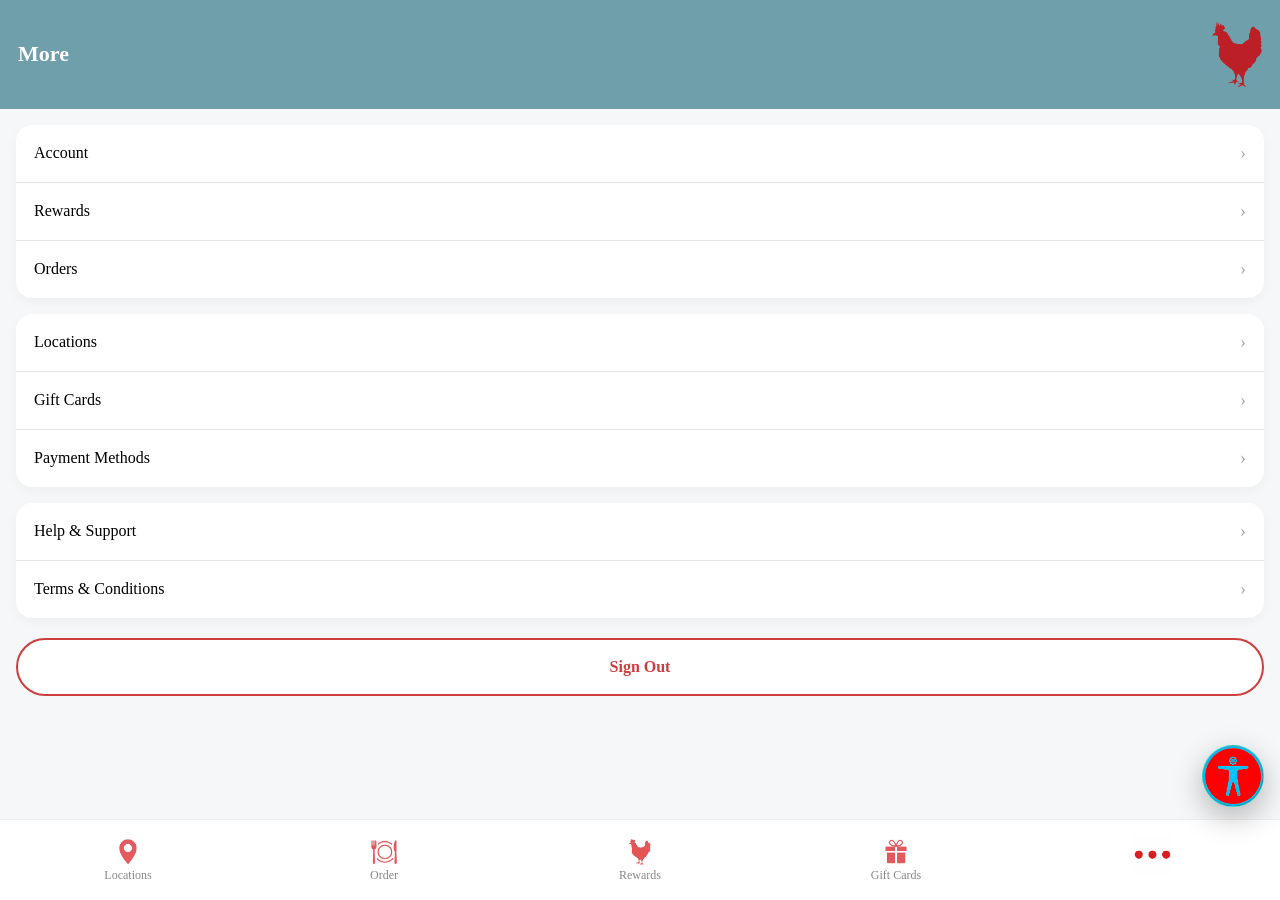
<file: more.html>
<!DOCTYPE html>
<html lang="en">
<head>

<link rel="stylesheet" href="mm-a11y.css">
<script src="mm-a11y.js"></script>

<script src="nav.js"></script>
<meta charset="UTF-8">
<meta name="viewport" content="width=device-width, initial-scale=1.0">
<title>More</title>

<style>
:root{
  --blue:#6f9faa;
  --bg:#f6f7f8;
  --text:#111;
  --muted:#777;
  --red:#cf3e3e;
  --border:#e5e5ea;
}

body{
  margin:0;
  font-family:-apple-system,BlinkMacSystemFont,"Segoe UI",Roboto;
  background:var(--bg);
}

/* HEADER */
.header{
  background:var(--blue);
  color:#fff;
  padding:22px 18px;
  display:flex;
  justify-content:space-between;
  align-items:center;
}

.header-title{
  font-size:22px;
  font-weight:800;
}

.header img{
  width:50px;
}

/* WRAPPER */
.wrapper{
  padding:16px;
  padding-bottom:120px;
}

/* SECTION */
.section{
  margin-bottom:16px;
  background:#fff;
  border-radius:16px;
  overflow:hidden;
  box-shadow:0 4px 12px rgba(0,0,0,0.04);
}

/* ITEM */
.item{
  padding:18px;
  display:flex;
  justify-content:space-between;
  align-items:center;
  border-bottom:1px solid var(--border);
  font-size:16px;
  cursor:pointer;
}

.item:last-child{
  border-bottom:none;
}

.arrow{
  font-size:18px;
  color:#aaa;
}

/* SIGN OUT */
.signout{
  margin:20px 0;
  padding:18px;
  text-align:center;
  border-radius:999px;
  border:2px solid var(--red);
  color:var(--red);
  font-weight:700;
  cursor:pointer;
  background:#fff;
}

/* NAV */
.nav{
  position:fixed;
  bottom:0;
  left:0;
  right:0;
  height:80px;
  background:#fff;
  border-top:1px solid #eee;
  display:flex;
  justify-content:space-around;
  align-items:center;
}

.nav-item{
  display:flex;
  flex-direction:column;
  align-items:center;
  font-size:12px;
  color:#888;
  cursor:pointer;
}

.nav-item.active{
  color:var(--blue);
  font-weight:600;
}

.nav-img{
  width:26px;
  height:26px;
  object-fit:contain;
  margin-bottom:4px;
}
</style>
</head>

<body>

<div class="header">
  <div class="header-title">More</div>
  <img src="PropChkn2.png">
</div>

<div class="wrapper">

  <div class="section">
    <div class="item" data-no-loader>
      Account
      <div class="arrow">›</div>
    </div>

    <div class="item" data-no-loader>
      Rewards
      <div class="arrow">›</div>
    </div>

    <div class="item" data-no-loader>
      Orders
      <div class="arrow">›</div>
    </div>
  </div>

  <div class="section">
    <div class="item" data-no-loader>
      Locations
      <div class="arrow">›</div>
    </div>

    <div class="item" data-no-loader>
      Gift Cards
      <div class="arrow">›</div>
    </div>

    <div class="item" data-no-loader>
      Payment Methods
      <div class="arrow">›</div>
    </div>
  </div>

  <div class="section">
    <div class="item" data-no-loader>
      Help & Support
      <div class="arrow">›</div>
    </div>

    <div class="item" data-no-loader>
      Terms & Conditions
      <div class="arrow">›</div>
    </div>
  </div>

  <div class="signout" data-no-loader>
    Sign Out
  </div>

</div>

<!-- NAV -->
<div class="nav">

  <div class="nav-item" data-link="locations.html">
    <img src="icon-location.png" class="nav-img">
    Locations
  </div>

  <div class="nav-item" data-link="order.html">
    <img src="icon-order.png" class="nav-img">
    Order
  </div>

  <div class="nav-item" data-link="rewards.html">
    <img src="icon-rewards.png" class="nav-img">
    Rewards
  </div>

  <div class="nav-item" data-link="gift-cards.html">
    <img src="icon-gift.png" class="nav-img">
    Gift Cards
  </div>

  <div class="nav-item active">
    <img src="icon-more.png" class="nav-img">
    More
  </div>

</div>

</body>
</html>
</file>
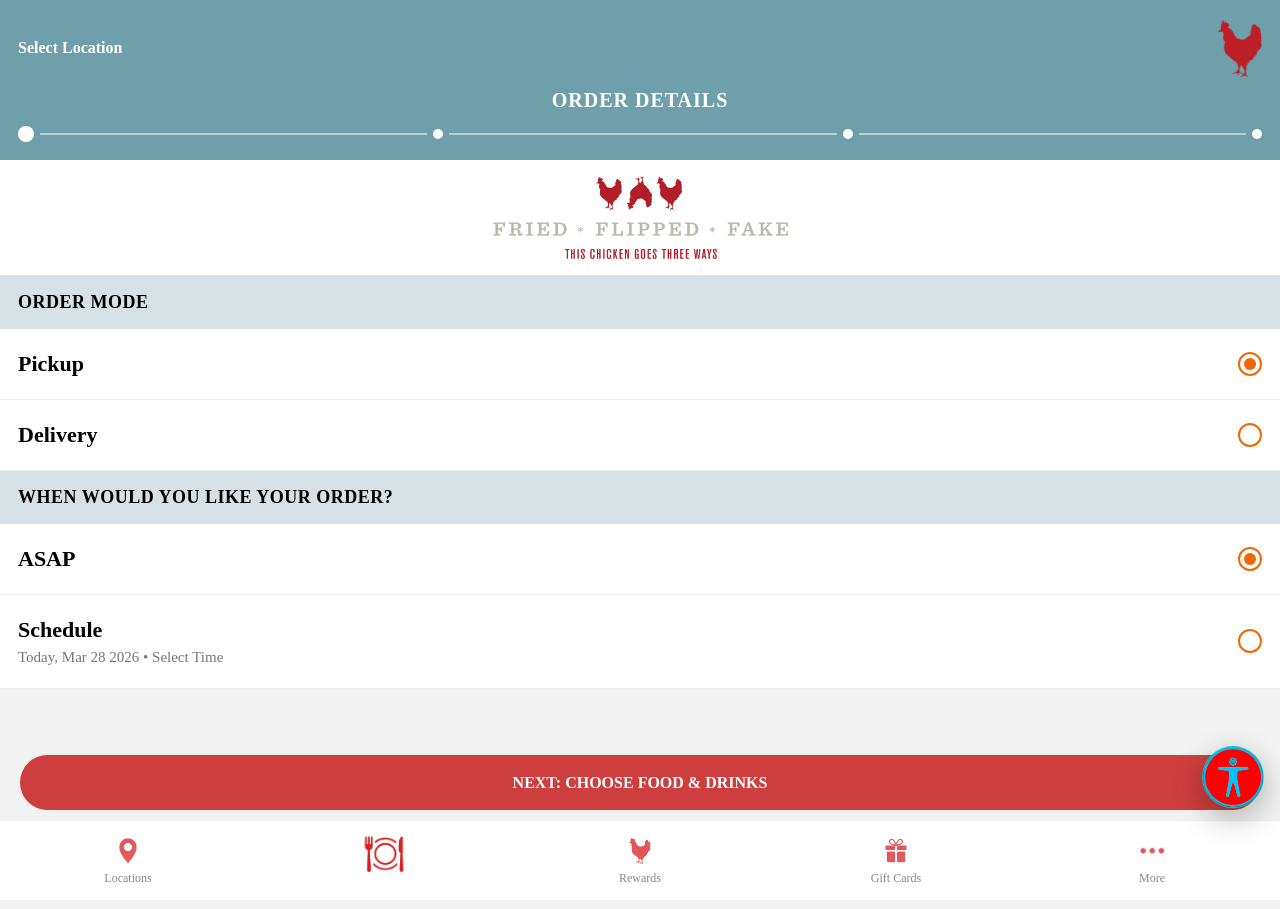
<file: order-details.html>
<!DOCTYPE html>
<html lang="en">
<head>

<link rel="stylesheet" href="mm-a11y.css">

<script src="nav.js"></script>
<meta charset="UTF-8">
<meta name="viewport" content="width=device-width, initial-scale=1.0">
<title>Order Details</title>

<link rel="stylesheet" href="app.css">
<script src="app.js"></script>

<style>
:root{
  --blue:#6f9faa;
  --bg:#f2f2f2;
  --orange:#f56600;
  --red:#cf3e3e;
  --text:#111;
  --muted:#777;
  --border:#e5e5ea;
}

body{
  margin:0;
  font-family:-apple-system,BlinkMacSystemFont,"Segoe UI",Roboto;
  background:var(--bg);
  padding-bottom:220px;
  box-sizing:border-box;
}

/* HEADER */
.header{
  background:var(--blue);
  color:#fff;
  padding:20px 18px 18px;
}

.header-top{
  display:flex;
  justify-content:space-between;
  align-items:center;
  margin-bottom:12px;
}

.header-title{
  text-align:center;
  font-weight:800;
  letter-spacing:1px;
  font-size:20px;
}

.header img{
  width:44px;
}

/* LOCATION DISPLAY */
#locationDisplay{
  cursor:pointer;
  max-width:60%;
  white-space:nowrap;
  overflow:hidden;
  text-overflow:ellipsis;
  font-weight:600;
}

/* BRAND IMAGE */
.brand-block{
  background:#fff;
  padding:10px 20px;
  display:flex;
  justify-content:center;
  border-bottom:1px solid var(--border);
}

.brand-block img{
  width:300px;
}

/* PROGRESS */
.progress{
  display:flex;
  align-items:center;
  justify-content:space-between;
  margin-top:14px;
}

.progress-line{
  height:2px;
  background:#fff;
  flex:1;
  margin:0 6px;
  opacity:.5;
}

.dot{
  width:10px;
  height:10px;
  border-radius:50%;
  background:#fff;
}

.dot.active{
  width:16px;
  height:16px;
}

/* SECTION */
.section-title{
  padding:16px 18px;
  background:#d7e0e4;
  font-weight:800;
  font-size:18px;
  letter-spacing:.5px;
}

/* ROW */
.row{
  background:#fff;
  padding:22px 18px;
  display:flex;
  justify-content:space-between;
  align-items:center;
  border-bottom:1px solid #eee;
}

.row-title{
  font-size:22px;
  font-weight:600;
}

.row-sub{
  font-size:15px;
  color:var(--muted);
  margin-top:6px;
}

/* RADIO */
.radio{
  width:24px;
  height:24px;
  border-radius:50%;
  border:2px solid var(--orange);
  display:flex;
  align-items:center;
  justify-content:center;
  flex-shrink:0;
  margin-left:14px;
}

.radio.active::after{
  content:'';
  width:12px;
  height:12px;
  border-radius:50%;
  background:var(--orange);
}

/* BUTTON */
.footer{
  position:fixed;
  bottom:90px;
  left:20px;
  right:20px;
  z-index:1000;
}

.next{
  background:var(--red);
  color:#fff;
  text-align:center;
  padding:18px 20px;
  border-radius:999px;
  font-weight:800;
  font-size:16px;
  line-height:1.2;
}

/* NAV */
.nav{
  position:fixed;
  bottom:0;
  left:0;
  right:0;
  height:80px;
  background:#fff;
  border-top:1px solid #eee;
  display:flex;
  justify-content:space-around;
  align-items:center;
  z-index:999;
}

.nav-item{
  display:flex;
  flex-direction:column;
  align-items:center;
  font-size:12px;
  color:#888;
  cursor:pointer;
}

.nav-item.active{
  color:var(--blue);
  font-weight:600;
}

.nav-img{
  width:26px;
  height:26px;
  object-fit:contain;
  margin-bottom:4px;
}

@media (max-width: 640px){
  body{
    padding-bottom:200px;
  }

  .footer{
    left:14px;
    right:14px;
    bottom:88px;
  }

  .next{
    padding:14px 16px;
    font-size:14px;
    border-radius:999px;
  }

  .row{
    padding:20px 16px;
  }

  .row-title{
    font-size:20px;
  }

  .row-sub{
    font-size:14px;
  }
}
</style>
</head>

<body>

<div class="header">

  <div class="header-top">
    <div id="locationDisplay" data-link="locations.html">Loading...</div>
    <img src="PropChkn2.png">
  </div>

  <div class="header-title">ORDER DETAILS</div>

  <div class="progress">
    <div class="dot active"></div>
    <div class="progress-line"></div>
    <div class="dot"></div>
    <div class="progress-line"></div>
    <div class="dot"></div>
    <div class="progress-line"></div>
    <div class="dot"></div>
  </div>

</div>

<div class="brand-block">
  <img src="PropChkn3.png">
</div>

<div class="section-title">ORDER MODE</div>

<div class="row" onclick="selectGroup('mode', this)">
  <div class="row-title">Pickup</div>
  <div class="radio active"></div>
</div>

<div class="row" onclick="selectGroup('mode', this)">
  <div class="row-title">Delivery</div>
  <div class="radio"></div>
</div>

<div class="section-title">WHEN WOULD YOU LIKE YOUR ORDER?</div>

<div class="row" onclick="selectGroup('time', this)">
  <div class="row-title">ASAP</div>
  <div class="radio active"></div>
</div>

<div class="row" onclick="selectGroup('time', this)">
  <div>
    <div class="row-title">Schedule</div>
    <div class="row-sub">Today, Mar 28 2026 • Select Time</div>
  </div>
  <div class="radio"></div>
</div>

<div class="footer">
  <div class="next" data-link="order.html">
    NEXT: CHOOSE FOOD & DRINKS
  </div>
</div>

<script>
function selectGroup(group, row){
  let rows;

  if(group === 'mode'){
    rows = document.querySelectorAll('.section-title + .row, .section-title + .row + .row');
  } else {
    const sections = document.querySelectorAll('.section-title');
    const timeSection = sections[1];
    rows = [];
    let next = timeSection.nextElementSibling;
    while(next && next.classList.contains('row')){
      rows.push(next);
      next = next.nextElementSibling;
    }
  }

  rows.forEach(r=>{
    const radio = r.querySelector('.radio');
    if(radio) radio.classList.remove('active');
  });

  row.querySelector('.radio').classList.add('active');
}
</script>

<script>
const display = document.getElementById('locationDisplay');
const stored = localStorage.getItem('selectedLocation');

if (stored) {
  try {
    const location = JSON.parse(stored);
    display.textContent = location.name || "Select Location";
  } catch (e) {
    display.textContent = "Select Location";
  }
} else {
  display.textContent = "Select Location";
}
</script>

</body>
</html>
</file>
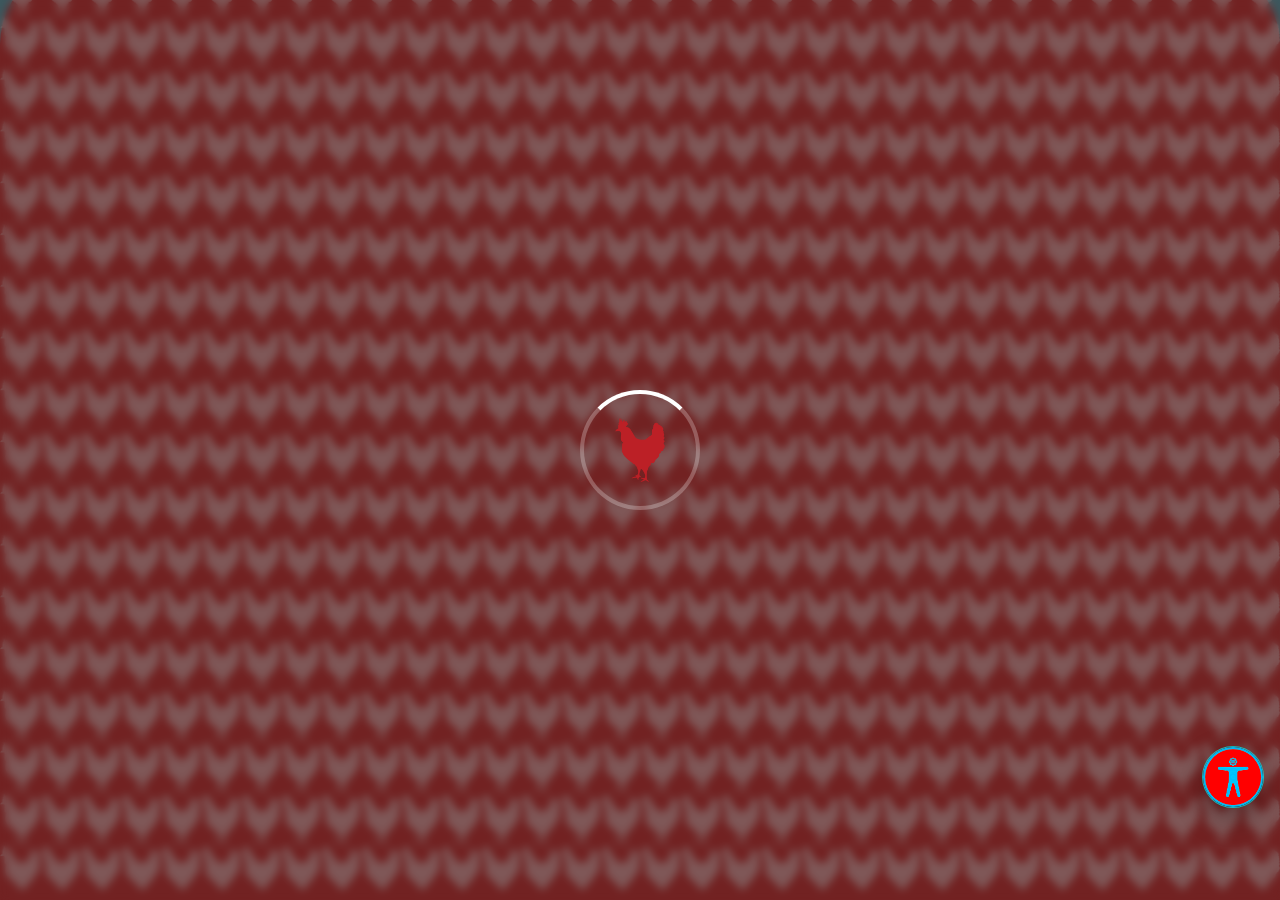
<file: order.html>
<!DOCTYPE html>
<html lang="en">
<head>

<link rel="stylesheet" href="mm-a11y.css">

<meta charset="UTF-8">
<meta name="viewport" content="width=device-width, initial-scale=1.0">
<title>Order</title>

<link rel="stylesheet" href="app.css">
<script src="app.js"></script>
<script src="nav.js"></script>

<style>
:root{
  --blue:#6f9faa;
  --bg:#f6f7f8;
  --chicken-red:#cf3e3e;
}

html, body{
  margin:0;
  font-family:-apple-system,BlinkMacSystemFont,"Segoe UI",Roboto,sans-serif;
  background:var(--bg);
  overflow:hidden;
}

/* HEADER */
.header{
  background:var(--blue);
  padding:20px 18px;
  display:flex;
  justify-content:space-between;
  align-items:center;
  color:#fff;
}

.header-title{
  font-size:20px;
  font-weight:700;
}

.header img{
  width:54px;
}

/* CENTER */
.center{
  display:flex;
  flex-direction:column;
  align-items:center;
  justify-content:center;
  height:calc(100vh - 160px);
  text-align:center;
  padding:20px;
}

.center img{
  width:120px;
  margin-bottom:20px;
}

.center h2{
  margin:0 0 10px;
}

.center p{
  color:#666;
}

/* NAV */
.nav{
  position:fixed;
  bottom:0;
  left:0;
  right:0;
  height:80px;
  background:#fff;
  border-top:1px solid #eee;
  display:flex;
  justify-content:space-around;
  align-items:center;
}

.nav-item{
  display:flex;
  flex-direction:column;
  align-items:center;
  font-size:12px;
  color:#888;
}

.nav-item.active{
  color:var(--blue);
  font-weight:600;
}

.nav-img{
  width:26px;
  height:26px;
  object-fit:contain;
  margin-bottom:4px;
}

/* 🔴 CURVED WIPE */
.wipe{
  position:fixed;
  bottom:-100%;
  left:0;
  width:100%;
  height:120%;
  background:var(--chicken-red);
  z-index:9999;
  border-top-left-radius:60% 25%;
  border-top-right-radius:60% 25%;
  display:flex;
  align-items:center;
  justify-content:center;
  transition:bottom .7s cubic-bezier(.77,0,.18,1);
}

/* ACTIVE STATE */
.wipe.active{
  bottom:0;
}

/* LOGO INSIDE WIPE */
.wipe-logo{
  width:120px;
  opacity:0;
  transform:scale(.6);
  transition:all .4s ease .2s;
  filter: brightness(0) invert(1);
}

.wipe.active .wipe-logo{
  opacity:1;
  transform:scale(1);
}

.wipe-pattern{
  position:absolute;
  inset:0;

  background-image:url("PropChkn2.png");
  background-size:40px;
  background-repeat:repeat;

  opacity:0;
  transform:scale(.8);
  filter: brightness(0) invert(1);

  transition:all .4s ease .2s;
}

/* animate in with wipe */
.wipe.active .wipe-pattern{
  opacity:.5;
  transform:scale(1);
}

.wipe.active .wipe-pattern{
  opacity:.5;
  transform:scale(1) translateY(-10px);
}
</style>
</head>

<body>

<div class="header">
  <div class="header-title">ORDER</div>
  <img src="PropChkn2.png">
</div>

<div class="center">
  <img src="PropChkn.png">
  <h2>Opening Ordering...</h2>
  <p>Please wait</p>
</div>

<div class="nav">
  <div class="nav-item" data-link="locations.html">
    <img src="icon-location.png" class="nav-img">
    Locations
  </div>

  <div class="nav-item active">
    <img src="icon-order.png" class="nav-img">
    Order
  </div>

  <div class="nav-item" data-link="rewards.html">
    <img src="icon-rewards.png" class="nav-img">
    Rewards
  </div>

  <div class="nav-item" data-link="gift-cards.html">
    <img src="icon-gift.png" class="nav-img">
    Gift Cards
  </div>

  <div class="nav-item" data-link="more.html">
    <img src="icon-more.png" class="nav-img">
    More
  </div>
</div>

<!-- 🔴 WIPE -->
<div class="wipe" id="wipe">
  <div class="wipe-pattern"></div>
</div>

<script>
setTimeout(function(){
  const wipe = document.getElementById('wipe');
  wipe.classList.add('active');

  setTimeout(function(){
    showLoader(function(){
      window.location.href = "https://order.propositionchicken.com/";
    }, 800);
  }, 750);

}, 500);
</script>

</body>
</html>
</file>
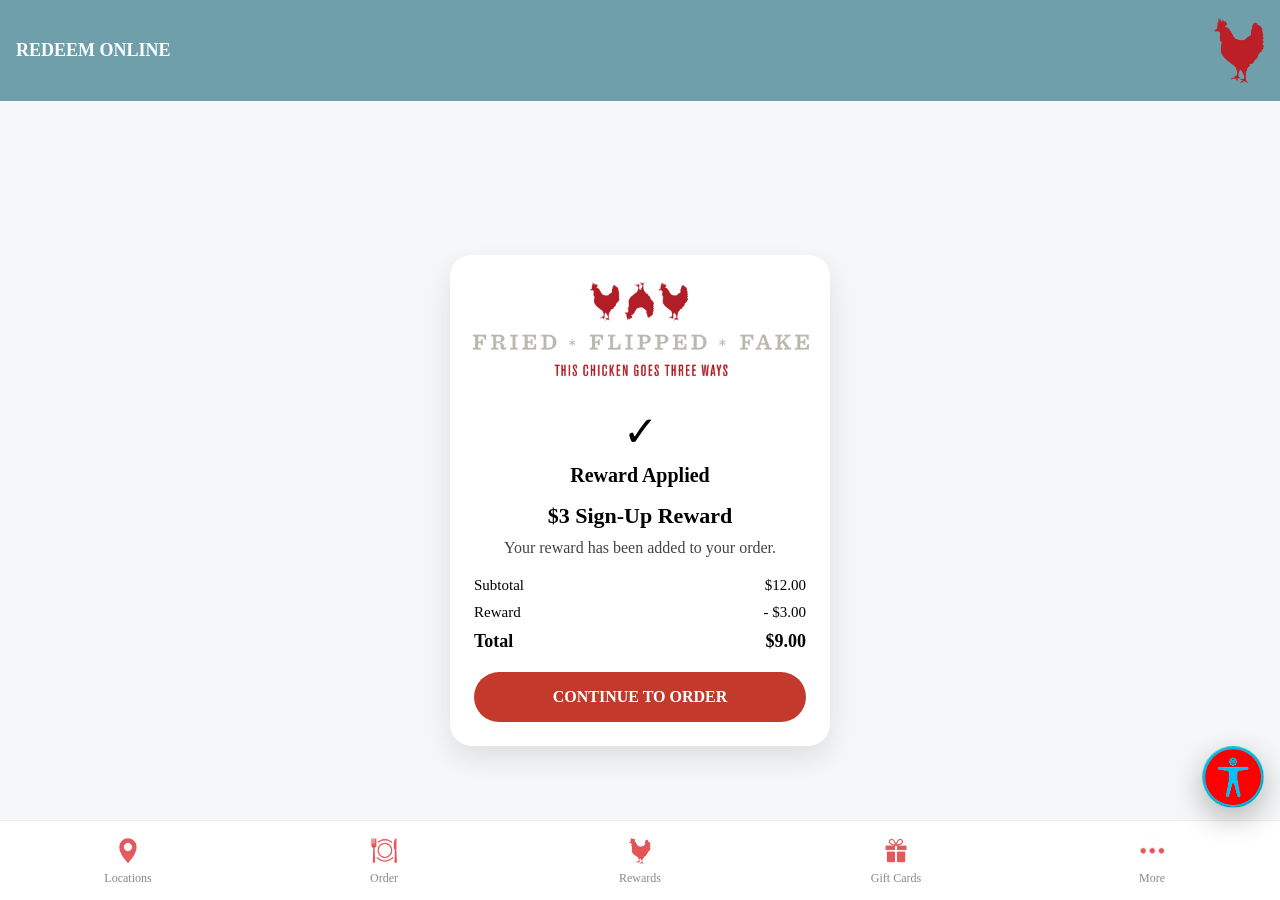
<file: redeem-online.html>
<!DOCTYPE html>
<html lang="en">
<head>

<link rel="stylesheet" href="mm-a11y.css">

<meta charset="UTF-8">
<meta name="viewport" content="width=device-width, initial-scale=1.0">
<title>Redeem Online</title>

<link rel="stylesheet" href="app.css">
<script src="app.js"></script>
<script src="nav.js"></script>

<style>
:root{
  --blue:#6f9faa;
  --bg:#f6f7f8;
  --red:#c33a2c;
  --text:#111;
  --muted:#777;
}

*{box-sizing:border-box;}

body{
  margin:0;
  font-family:-apple-system,BlinkMacSystemFont,"Segoe UI",Roboto;
  background:var(--bg);
  display:flex;
  flex-direction:column;
  height:100vh;
}

/* HEADER */
.header{
  background:var(--blue);
  color:#fff;
  padding:18px 16px;
  display:flex;
  align-items:center;
  justify-content:space-between;
}

.header-title{
  font-size:18px;
  font-weight:700;
}

.header img{
  width:50px;
}

/* MAIN */
.main{
  flex:1;
  display:flex;
  align-items:center;
  justify-content:center;
  padding:20px;
}

/* CARD */
.card{
  width:100%;
  max-width:380px;
  background:#fff;
  border-radius:22px;
  overflow:hidden;
  box-shadow:0 12px 30px rgba(0,0,0,0.1);
  text-align:center;
}

/* IMAGE */
.card-img{
  width:90%;
  margin:20px auto 0;
  background:#f2f2f2;
  display:flex;
  align-items:center;
  justify-content:center;
}

.card-img img{
  width:100%;
  height:auto;
  object-fit:contain;
}

/* BODY */
.card-body{
  padding:24px;
}

/* SUCCESS */
.success{
  margin-bottom:16px;
}

.success-icon{
  font-size:42px;
  margin-bottom:8px;
}

.success-text{
  font-size:20px;
  font-weight:700;
}

/* REWARD */
.reward-title{
  font-size:22px;
  font-weight:800;
}

.reward-desc{
  margin:10px 0 20px;
  color:#444;
}

/* SUMMARY */
.summary{
  margin-top:10px;
  font-size:15px;
  text-align:left;
}

.summary-row{
  display:flex;
  justify-content:space-between;
  margin-bottom:10px;
}

.total{
  font-weight:800;
  font-size:18px;
}

/* BUTTON */
.cta{
  margin-top:20px;
  padding:16px;
  border-radius:999px;
  text-align:center;
  font-weight:700;
  background:var(--red);
  color:#fff;
  cursor:pointer;
}

/* NAV */
.nav{
  height:80px;
  background:#fff;
  border-top:1px solid #eee;
  display:flex;
  justify-content:space-around;
  align-items:center;
}

.nav-item{
  display:flex;
  flex-direction:column;
  align-items:center;
  font-size:12px;
  color:#888;
  cursor:pointer;
}

.nav-item.active{
  color:var(--blue);
  font-weight:600;
}

.nav-img{
  width:26px;
  height:26px;
  object-fit:contain;
  margin-bottom:4px;
}
</style>
</head>

<body>

<!-- HEADER -->
<div class="header">
  <div class="header-title">REDEEM ONLINE</div>
  <img src="PropChkn2.png" alt="Prop Chicken">
</div>

<!-- MAIN -->
<div class="main">

  <div class="card">

    <div class="card-img">
      <img src="PropChkn3.png" alt="Proposition Chicken">
    </div>

    <div class="card-body">

      <div class="success">
        <div class="success-icon">✓</div>
        <div class="success-text">Reward Applied</div>
      </div>

      <div class="reward-title">$3 Sign-Up Reward</div>

      <div class="reward-desc">
        Your reward has been added to your order.
      </div>

      <div class="summary">
        <div class="summary-row">
          <span>Subtotal</span>
          <span>$12.00</span>
        </div>

        <div class="summary-row">
          <span>Reward</span>
          <span>- $3.00</span>
        </div>

        <div class="summary-row total">
          <span>Total</span>
          <span>$9.00</span>
        </div>
      </div>

      <!-- GLOBAL LOADER BUTTON -->
      <div class="cta" data-link="order.html">
        CONTINUE TO ORDER
      </div>

    </div>

  </div>

</div>

<!-- NAV -->
<div class="nav">

  <div class="nav-item" data-link="locations.html">
    <img src="icon-location.png" class="nav-img">
    Locations
  </div>

  <div class="nav-item" data-link="order.html">
    <img src="icon-order.png" class="nav-img">
    Order
  </div>

  <div class="nav-item active" data-link="rewards.html">
    <img src="icon-rewards.png" class="nav-img">
    Rewards
  </div>

  <div class="nav-item" data-link="gift-cards.html">
    <img src="icon-gift.png" class="nav-img">
    Gift Cards
  </div>

  <div class="nav-item" data-link="more.html">
    <img src="icon-more.png" class="nav-img">
    More
  </div>

</div>

</body>
</html>
</file>
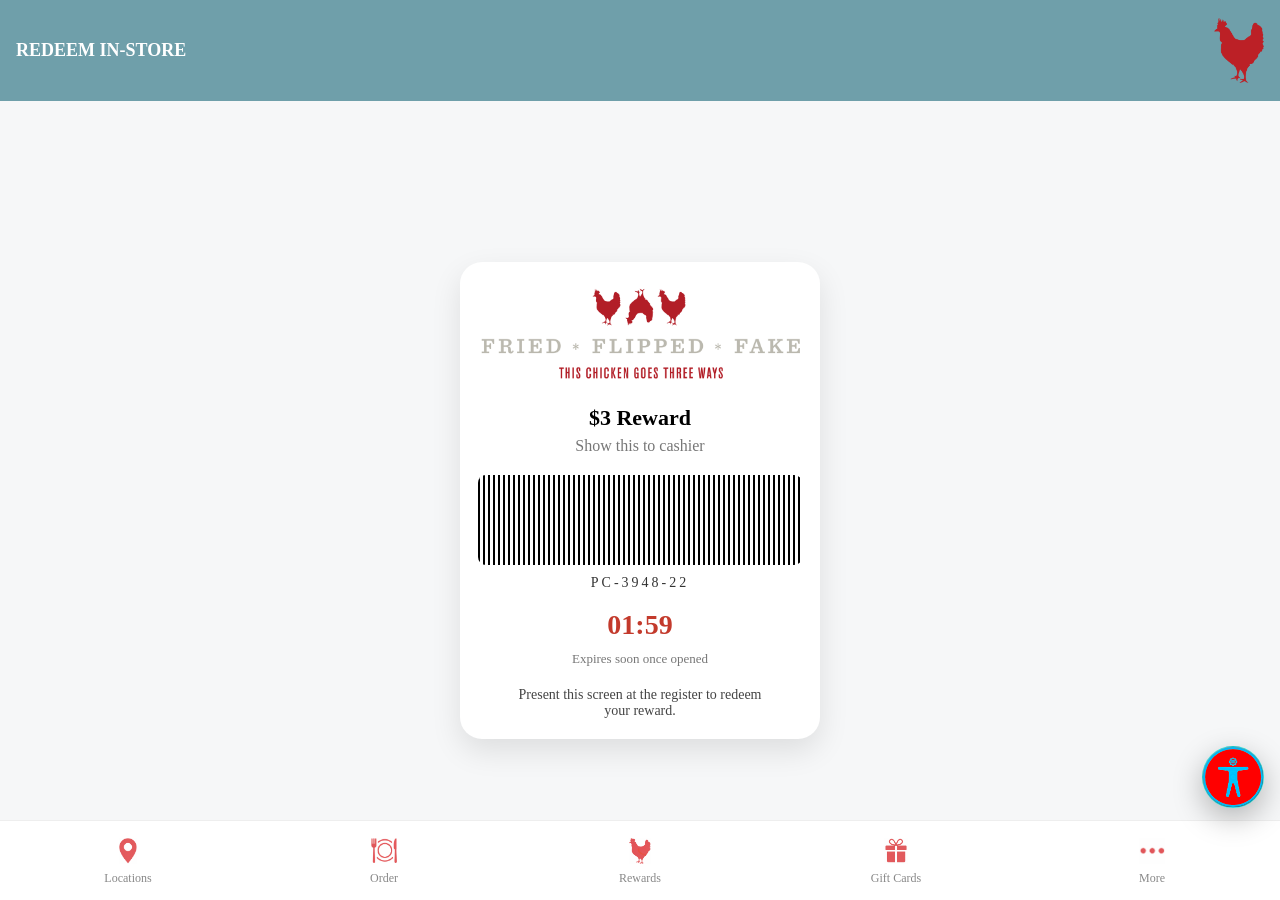
<file: redeem-store.html>
<!DOCTYPE html>
<html lang="en">
<head>

<link rel="stylesheet" href="mm-a11y.css">

<meta charset="UTF-8">
<meta name="viewport" content="width=device-width, initial-scale=1.0">
<title>Redeem In-Store</title>

<link rel="stylesheet" href="app.css">
<script src="app.js"></script>
<script src="nav.js"></script>

<style>
:root{
  --blue:#6f9faa;
  --bg:#f6f7f8;
  --red:#c33a2c;
  --text:#111;
  --muted:#777;
}

*{box-sizing:border-box;}

body{
  margin:0;
  font-family:-apple-system,BlinkMacSystemFont,"Segoe UI",Roboto;
  background:var(--bg);
  display:flex;
  flex-direction:column;
  height:100vh;
}

/* HEADER */
.header{
  background:var(--blue);
  color:#fff;
  padding:18px 16px;
  display:flex;
  align-items:center;
  justify-content:space-between;
}

.header-title{
  font-size:18px;
  font-weight:700;
}

.header img{
  width:50px;
}

/* MAIN */
.main{
  flex:1;
  display:flex;
  flex-direction:column;
  align-items:center;
  justify-content:center;
  padding:20px;
}

/* CARD */
.card{
  width:100%;
  max-width:360px;
  background:#fff;
  border-radius:22px;
  box-shadow:0 12px 30px rgba(0,0,0,0.1);
  text-align:center;
  padding-bottom:20px;
}

.card-img{
  width:90%;
  margin:20px auto;
  background:#f2f2f2;
  display:flex;
  align-items:center;
  justify-content:center;
}

.card-img img{
  width:100%;
  height:auto;
  object-fit:contain;
}

/* TEXT */
.reward-title{
  font-size:22px;
  font-weight:800;
  margin-bottom:6px;
}

.reward-sub{
  color:var(--muted);
  margin-bottom:20px;
}

/* BARCODE */
.barcode{
  width:90%;
  height:90px;
  background:
    repeating-linear-gradient(
      90deg,
      #000 0px,
      #000 2px,
      #fff 2px,
      #fff 5px
    );
  border-radius:8px;
  margin:10px auto;
}

.code{
  font-size:14px;
  letter-spacing:3px;
  color:#333;
  margin-bottom:18px;
}

/* TIMER */
.timer{
  font-size:28px;
  font-weight:800;
  color:var(--red);
  margin-bottom:10px;
}

.timer-label{
  font-size:13px;
  color:var(--muted);
  margin-bottom:20px;
}

/* INSTRUCTIONS */
.instructions{
  font-size:14px;
  color:#444;
  margin:0 50px;
}

/* NAV */
.nav{
  height:80px;
  background:#fff;
  border-top:1px solid #eee;
  display:flex;
  justify-content:space-around;
  align-items:center;
}

.nav-item{
  display:flex;
  flex-direction:column;
  align-items:center;
  font-size:12px;
  color:#888;
  cursor:pointer;
}

.nav-item.active{
  color:var(--blue);
  font-weight:600;
}

.nav-img{
  width:26px;
  height:26px;
  object-fit:contain;
  margin-bottom:4px;
}
</style>
</head>

<body>

<!-- HEADER -->
<div class="header">
  <div class="header-title">REDEEM IN-STORE</div>
  <img src="PropChkn2.png" alt="Prop Chicken">
</div>

<!-- MAIN -->
<div class="main">

  <div class="card">

    <div class="card-img">
      <img src="PropChkn3.png" alt="Proposition Chicken">
    </div>

    <div class="reward-title">$3 Reward</div>
    <div class="reward-sub">Show this to cashier</div>

    <div class="barcode"></div>
    <div class="code">PC-3948-22</div>

    <div class="timer" id="timer">02:00</div>
    <div class="timer-label">Expires soon once opened</div>

    <div class="instructions">
      Present this screen at the register to redeem your reward.
    </div>

  </div>

</div>

<!-- NAV -->
<div class="nav">

  <div class="nav-item" data-link="locations.html">
    <img src="icon-location.png" class="nav-img">
    Locations
  </div>

  <div class="nav-item" data-link="order.html">
    <img src="icon-order.png" class="nav-img">
    Order
  </div>

  <div class="nav-item active" data-link="rewards.html">
    <img src="icon-rewards.png" class="nav-img">
    Rewards
  </div>

  <div class="nav-item" data-link="gift-cards.html">
    <img src="icon-gift.png" class="nav-img">
    Gift Cards
  </div>

  <div class="nav-item" data-link="more.html">
    <img src="icon-more.png" class="nav-img">
    More
  </div>

</div>

<!-- TIMER SCRIPT -->
<script>
let time = 120;

function updateTimer(){
  let min = Math.floor(time / 60);
  let sec = time % 60;

  document.getElementById("timer").innerText =
    String(min).padStart(2,'0') + ":" +
    String(sec).padStart(2,'0');

  if(time > 0){
    time--;
  }
}

setInterval(updateTimer,1000);
updateTimer();
</script>

</body>
</html>
</file>
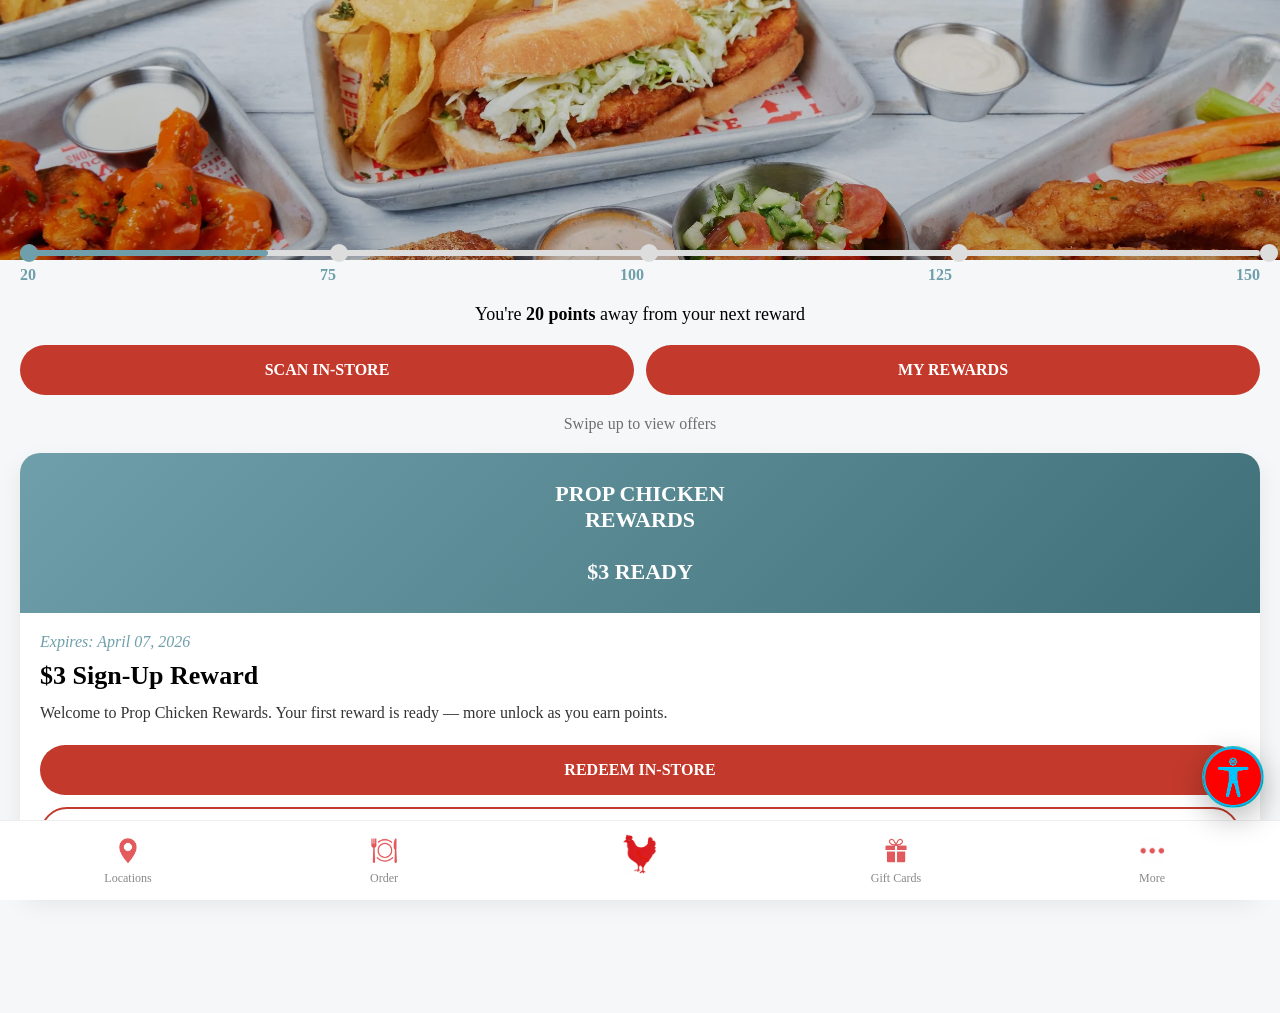
<file: rewards.html>
<!DOCTYPE html>
<html lang="en">
<head>

<link rel="stylesheet" href="mm-a11y.css">

<meta charset="UTF-8">
<meta name="viewport" content="width=device-width, initial-scale=1.0">
<title>Rewards</title>

<link rel="stylesheet" href="app.css">
<script src="app.js"></script>
<script src="nav.js"></script>

<style>
:root{
  --blue:#6f9faa;
  --bg:#f6f7f8;
  --red:#c33a2c;
  --text:#111;
  --muted:#6f6f6f;
}

*{box-sizing:border-box;}

body{
  margin:0;
  font-family:-apple-system,BlinkMacSystemFont,"Segoe UI",Roboto;
  background:var(--bg);
}

/* HERO */
.hero{
  width:100%;
  height:260px;
  background:url("Hero_Proposition+Chicken+August+2024_7065.webp") center/cover no-repeat;
  position:relative;
}

.hero::after{
  content:"";
  position:absolute;
  inset:0;
  background:linear-gradient(to bottom, rgba(0,0,0,0.15), rgba(0,0,0,0.25));
}

/* MAIN */
.main{
  padding:20px;
  padding-bottom:120px;
}

/* PROGRESS */
.progress{ margin-top:-30px; }

.progress-bar{
  height:6px;
  background:#ddd;
  border-radius:6px;
  position:relative;
}

.progress-bar::before{
  content:"";
  position:absolute;
  left:0;
  top:0;
  height:100%;
  width:20%;
  background:var(--blue);
  border-radius:6px;
}

.dot{
  width:18px;
  height:18px;
  background:#ddd;
  border-radius:50%;
  position:absolute;
  top:-6px;
}

.dot.active{ background:var(--blue); }

.progress-labels{
  display:flex;
  justify-content:space-between;
  margin-top:10px;
  color:var(--blue);
  font-weight:600;
}

/* TEXT */
.points-text{
  text-align:center;
  margin:20px 0;
  font-size:18px;
}

/* BUTTONS */
.actions{
  display:flex;
  gap:12px;
}

.btn{
  flex:1;
  padding:16px;
  border-radius:999px;
  background:var(--red);
  color:#fff;
  font-weight:700;
  text-align:center;
  cursor:pointer;
}

/* SWIPE */
.swipe{
  text-align:center;
  margin:20px 0;
  font-size:16px;
  color:var(--muted);
}

/* CARD */
.card{
  background:#fff;
  border-radius:20px;
  overflow:hidden;
  box-shadow:0 10px 25px rgba(0,0,0,0.08);
}

.card-top{
  background:linear-gradient(135deg, #6f9faa, #3f6f78);
  color:#fff;
  padding:28px;
  text-align:center;
  font-weight:800;
  font-size:22px;
}

.card-body{ padding:20px; }

.expire{
  color:var(--blue);
  font-style:italic;
  margin-bottom:10px;
}

.title{
  font-size:26px;
  font-weight:700;
}

.desc{
  margin:10px 0 20px;
  line-height:1.5;
  color:#333;
}

.cta{
  padding:16px;
  border-radius:999px;
  text-align:center;
  font-weight:700;
  margin-bottom:12px;
  cursor:pointer;
}

.cta.primary{
  background:var(--red);
  color:#fff;
}

.cta.secondary{
  border:2px solid var(--red);
  color:var(--red);
}

/* NAV */
.nav{
  position:fixed;
  bottom:0;
  left:0;
  right:0;
  height:80px;
  background:#fff;
  border-top:1px solid #eee;
  display:flex;
  justify-content:space-around;
  align-items:center;
}

.nav-item{
  display:flex;
  flex-direction:column;
  align-items:center;
  font-size:12px;
  color:#888;
  cursor:pointer;
}

.nav-item.active{
  color:var(--blue);
  font-weight:600;
}

.nav-img{
  width:26px;
  height:26px;
  object-fit:contain;
  margin-bottom:4px;
}
</style>
</head>

<body>

<div class="hero"></div>

<div class="main">

  <div class="progress">
    <div class="progress-bar">
      <div class="dot active" style="left:0%"></div>
      <div class="dot" style="left:25%"></div>
      <div class="dot" style="left:50%"></div>
      <div class="dot" style="left:75%"></div>
      <div class="dot" style="left:100%"></div>
    </div>

    <div class="progress-labels">
      <span>20</span>
      <span>75</span>
      <span>100</span>
      <span>125</span>
      <span>150</span>
    </div>
  </div>

  <div class="points-text">
    You're <b>20 points</b> away from your next reward
  </div>

  <!-- BUTTONS (GLOBAL LOADER) -->
  <div class="actions">
    <div class="btn" data-link="scan.html">SCAN IN-STORE</div>
    <div class="btn" data-link="add-rewards.html">MY REWARDS</div>
  </div>

  <div class="swipe">Swipe up to view offers</div>

  <div class="card">

    <div class="card-top">
      PROP CHICKEN<br>
      REWARDS<br><br>
      $3 READY
    </div>

    <div class="card-body">
      <div class="expire">Expires: April 07, 2026</div>

      <div class="title">$3 Sign-Up Reward</div>

      <div class="desc">
        Welcome to Prop Chicken Rewards. Your first reward is ready — more unlock as you earn points.
      </div>

      <div class="cta primary" data-link="redeem-store.html">REDEEM IN-STORE</div>
      <div class="cta secondary" data-link="redeem-online.html">REDEEM ONLINE</div>
    </div>

  </div>

</div>

<!-- NAV -->
<div class="nav">

  <div class="nav-item" data-link="locations.html">
    <img src="icon-location.png" class="nav-img">
    Locations
  </div>

  <div class="nav-item" data-link="order.html">
    <img src="icon-order.png" class="nav-img">
    Order
  </div>

  <div class="nav-item active">
    <img src="icon-rewards.png" class="nav-img">
    Rewards
  </div>

  <div class="nav-item" data-link="gift-cards.html">
    <img src="icon-gift.png" class="nav-img">
    Gift Cards
  </div>

  <div class="nav-item" data-link="more.html">
    <img src="icon-more.png" class="nav-img">
    More
  </div>

</div>

</body>
<script src="mm-a11y.js"></script>
</html>
</file>
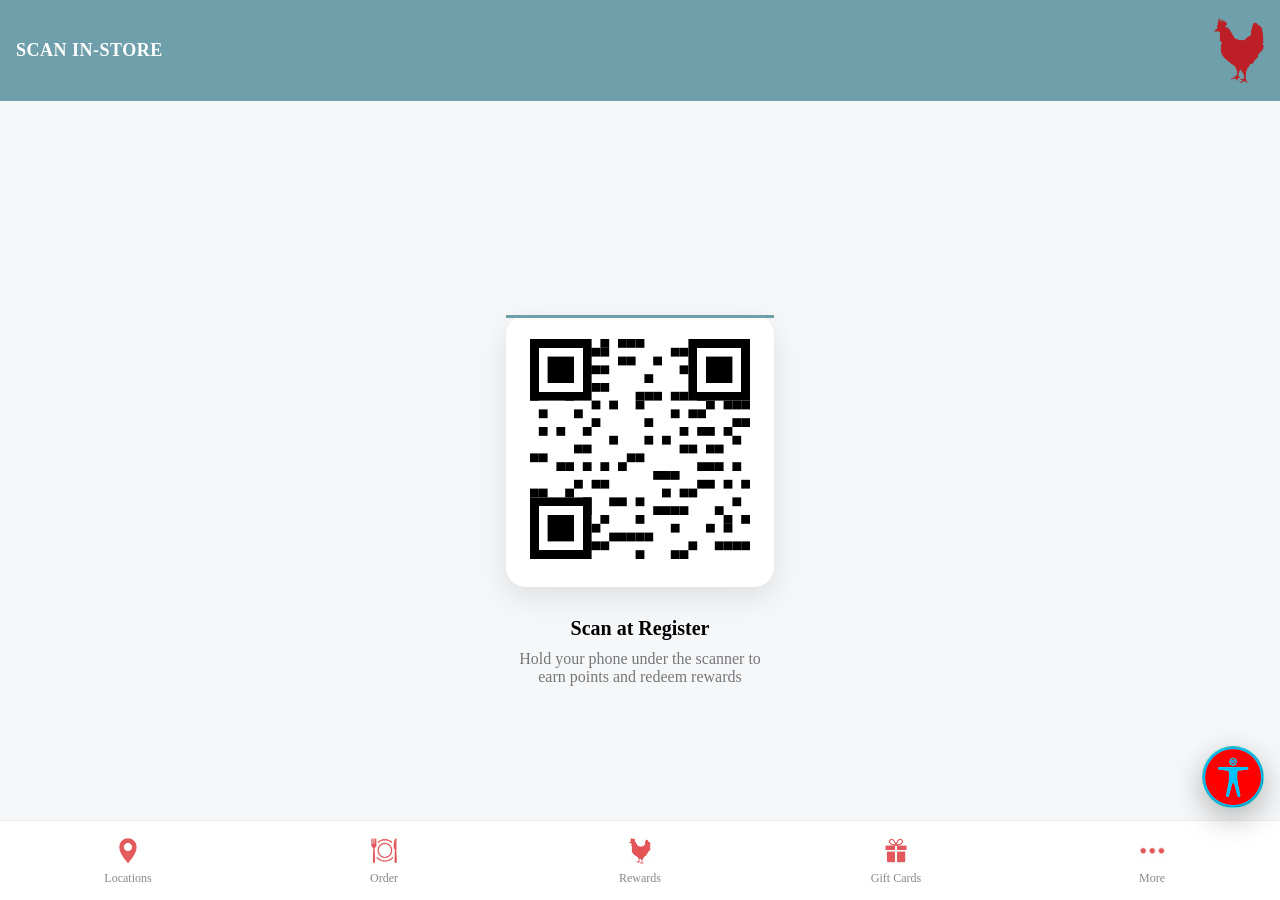
<file: scan.html>
<!DOCTYPE html>
<html lang="en">
<head>

<link rel="stylesheet" href="mm-a11y.css">

<meta charset="UTF-8">
<meta name="viewport" content="width=device-width, initial-scale=1.0">
<title>Scan In-Store</title>

<link rel="stylesheet" href="app.css">
<script src="app.js"></script>
<script src="nav.js"></script>

<style>
:root{
  --blue:#6f9faa;
  --bg:#f6f7f8;
  --text:#111;
  --muted:#777;
}

*{box-sizing:border-box;}

body{
  margin:0;
  font-family:-apple-system,BlinkMacSystemFont,"Segoe UI",Roboto;
  background:var(--bg);
  display:flex;
  flex-direction:column;
  height:100vh;
}

/* HEADER */
.header{
  background:var(--blue);
  color:#fff;
  padding:18px 16px;
  display:flex;
  align-items:center;
  justify-content:space-between;
}

.header-title{
  font-size:18px;
  font-weight:700;
  letter-spacing:.5px;
}

.header img{
  width:50px;
}

/* MAIN */
.main{
  flex:1;
  display:flex;
  flex-direction:column;
  align-items:center;
  justify-content:center;
  padding:20px;
}

/* QR CONTAINER */
.qr-box{
  background:#fff;
  padding:24px;
  border-radius:20px;
  box-shadow:0 10px 30px rgba(0,0,0,0.1);
  position:relative;
}

/* SCAN FRAME */
.scan-frame{
  position:absolute;
  inset:0;
  border-radius:20px;
  pointer-events:none;
}

.scan-line{
  position:absolute;
  left:0;
  right:0;
  height:3px;
  background:var(--blue);
  animation:scan 2.2s linear infinite;
}

@keyframes scan{
  0%{top:10%;}
  50%{top:85%;}
  100%{top:10%;}
}

/* TEXT */
.title{
  margin-top:30px;
  font-size:20px;
  font-weight:700;
}

.sub{
  margin-top:10px;
  color:var(--muted);
  text-align:center;
  max-width:260px;
}

/* NAV */
.nav{
  height:80px;
  background:#fff;
  border-top:1px solid #eee;
  display:flex;
  justify-content:space-around;
  align-items:center;
}

.nav-item{
  display:flex;
  flex-direction:column;
  align-items:center;
  font-size:12px;
  color:#888;
  cursor:pointer;
}

.nav-item.active{
  color:var(--blue);
  font-weight:600;
}

.nav-img{
  width:26px;
  height:26px;
  object-fit:contain;
  margin-bottom:4px;
}
</style>
</head>

<body>

<!-- HEADER -->
<div class="header">
  <div class="header-title">SCAN IN-STORE</div>
  <img src="PropChkn2.png" alt="Proposition Chicken">
</div>

<!-- MAIN -->
<div class="main">

  <div class="qr-box">
    <canvas id="qr"></canvas>
    <div class="scan-frame">
      <div class="scan-line"></div>
    </div>
  </div>

  <div class="title">Scan at Register</div>
  <div class="sub">
    Hold your phone under the scanner to earn points and redeem rewards
  </div>

</div>

<!-- NAV (GLOBAL LOADER READY) -->
<div class="nav">

  <div class="nav-item" data-link="locations.html">
    <img src="icon-location.png" class="nav-img">
    Locations
  </div>

  <div class="nav-item" data-link="order.html">
    <img src="icon-order.png" class="nav-img">
    Order
  </div>

  <div class="nav-item" data-link="rewards.html">
    <img src="icon-rewards.png" class="nav-img">
    Rewards
  </div>

  <div class="nav-item" data-link="gift-cards.html">
    <img src="icon-gift.png" class="nav-img">
    Gift Cards
  </div>

  <div class="nav-item" data-link="more.html">
    <img src="icon-more.png" class="nav-img">
    More
  </div>

</div>

<!-- QR SCRIPT -->
<script>
function drawQR(text){
  const canvas = document.getElementById("qr");
  const ctx = canvas.getContext("2d");

  const size = 220;
  canvas.width = size;
  canvas.height = size;

  const cells = 25;
  const cellSize = size / cells;

  function pseudoRandom(x,y){
    return Math.sin(x*12.9898 + y*78.233 + text.length)*43758.5453 % 1;
  }

  for(let y=0;y<cells;y++){
    for(let x=0;x<cells;x++){
      const val = pseudoRandom(x,y);
      if(val > 0.5){
        ctx.fillRect(x*cellSize,y*cellSize,cellSize,cellSize);
      }
    }
  }

  function finder(x,y){
    ctx.fillRect(x,y,cellSize*7,cellSize*7);
    ctx.clearRect(x+cellSize,y+cellSize,cellSize*5,cellSize*5);
    ctx.fillRect(x+cellSize*2,y+cellSize*2,cellSize*3,cellSize*3);
  }

  finder(0,0);
  finder(size - cellSize*7,0);
  finder(0,size - cellSize*7);
}

drawQR("propchicken_user_12345");
</script>

</body>
</html>
</file>
<file: mm-a11y.css>
/* Menu-Made Accessibility Widget (portable) — PRODUCTION BUILD */
:root{
  --mm-a11y-user-text-color: "";
  --mm-a11y-user-title-color: "";
  --mm-a11y-user-bg-color: "";
}

.mm-a11y-launcher{
  position: fixed;
  right: max(16px, env(safe-area-inset-right));
  bottom: calc(var(--mm-a11y-nav-offset, 80px) + max(12px, env(safe-area-inset-bottom)));
  z-index: 2147483000;
  width: 62px;
  height: 62px;
  border: 1px solid rgba(0,255,255,0.7);
  border-radius: 999px;
  background: linear-gradient(145deg, rgba(130, 0, 0, 0.4), rgba(35, 0, 0, 0.92));
  box-shadow: 0 10px 30px rgba(0,0,0,0.28);
  padding: 0;
  cursor: pointer;
  transform: none !important;
  transition: none !important;
}

.mm-a11y-launcher-img{
  width: 100%;
  height: 100%;
  object-fit: cover;
  border-radius: 999px;
  display: block;
}

.mm-a11y-panel{
  position: fixed;
  right: max(16px, env(safe-area-inset-right));
  bottom: calc(var(--mm-a11y-nav-offset, 80px) + 86px + max(12px, env(safe-area-inset-bottom)));
  width: min(420px, calc(100vw - 24px));
  max-height: min(72vh, calc(100vh - (var(--mm-a11y-nav-offset, 80px) + 110px)));
  overflow: auto;
  z-index: 2147483000;
  border-radius: 20px;
  background: rgba(26, 9, 4, 0.98);
  border: 1px solid rgba(0,255,255,0.18);
  box-shadow: 0 20px 60px rgba(0,0,0,0.35);
  color: #fff;
  font-family: Inter, Arial, sans-serif;
  transform: none !important;
  transition: none !important;
}

.mm-a11y-panel[aria-hidden="true"]{
  display: none;
}

.mm-a11y-panel[aria-hidden="false"]{
  display: block;
}

.mm-a11y-head{
  position: sticky;
  top: 0;
  z-index: 1;
  display: flex;
  gap: 12px;
  justify-content: space-between;
  align-items: flex-start;
  padding: 14px 14px 10px !important;
  background: rgba(28, 9, 4, 0.98);
  border-bottom: 1px solid rgba(78, 9, 9, 0.06);
}

.mm-a11y-title{
  margin: 0;
  font-size: 17px !important;
  font-weight: 700;
  color: #fff;
}

.mm-a11y-sub{
  margin: 6px 0 0 0 !important;
  font-size: 12px !important;
  line-height: 1.35 !important;
  color: rgba(255,255,255,0.78);
}

.mm-a11y-close{
  min-width: 66px;
  min-height: 38px;
  border-radius: 12px;
  border: 1px solid rgba(0, 255, 255, 0.795);
  background: #ff0000;
  color: #fff;
  cursor: pointer;
}

.mm-a11y-body{
  padding: 12px 14px 14px !important;
}

.mm-a11y-section{
  margin-bottom: 10px !important;
  padding: 10px !important;
  border-radius: 16px !important;
  background: var(--nav-bg, #530e00) !important;
  border: 1px solid rgba(118, 2, 2, 0.08);
}

.mm-a11y-section-title{
  margin: 0 0 8px !important;
  font-size: 14px !important;
  font-weight: 700;
  color: #fff;
}

.mm-a11y-grid{
  display: grid;
  grid-template-columns: repeat(2, minmax(0,1fr));
  gap: 8px !important;
}

.mm-a11y-grid-4{
  grid-template-columns: repeat(4, minmax(0,1fr));
  gap: 8px !important;
  margin: 8px 0 10px 0;
}

.mm-a11y-align-row{
  display: grid;
  grid-template-columns: repeat(3, minmax(0,1fr));
  gap: 8px !important;
  margin-top: 10px !important;
}

.mm-a11y-btn,
.mm-a11y-step{
  min-height: 44px !important;
  padding: 10px 8px !important;
  border-radius: 12px !important;
  font-size: 12px !important;
  border: 1px solid rgba(0,255,255,0.7);
  background: linear-gradient(145deg, rgba(255, 61, 43, 0.4), rgba(70, 0, 0, 0.9)) !important;
  color: #fff;
  cursor: pointer;
}

.mm-a11y-btn[aria-pressed="true"],
.mm-a11y-swatch[aria-pressed="true"]{
  outline: 2px solid rgba(0,255,255,0.65);
  outline-offset: 1px;
}

.mm-a11y-pill-btn{
  min-height: 38px !important;
  padding: 8px 10px !important;
}

.mm-a11y-wide{
  grid-column: 1 / -1;
}

.mm-a11y-slider-row{
  margin-bottom: 8px !important;
  padding: 10px !important;
  border-radius: 12px !important;
  background: rgba(255,255,255,0.03);
  border: 1px solid rgba(255,255,255,0.06);
}

.mm-a11y-slider-label{
  margin-bottom: 8px !important;
  font-size: 12px !important;
  color: #fff;
}

.mm-a11y-slider-controls{
  display: grid;
  grid-template-columns: 36px 1fr 36px !important;
  gap: 8px !important;
  align-items: center;
}

.mm-a11y-step{
  width: 32px !important;
  height: 32px !important;
  min-height: 32px !important;
  border-radius: 999px !important;
  font-size: 18px !important;
  padding: 0 !important;
}

.mm-a11y-step-value{
  min-height: 36px !important;
  font-size: 12px !important;
  border-radius: 10px;
  background: rgba(255,255,255,0.04);
  display: flex;
  align-items: center;
  justify-content: center;
  color: #fff;
}

.mm-a11y-color-row{
  margin-top: 8px !important;
  padding: 10px !important;
  border-radius: 12px !important;
  background: rgba(255,255,255,0.03);
  border: 1px solid rgba(255,255,255,0.06);
}

.mm-a11y-color-label{
  margin-bottom: 8px !important;
  font-size: 12px !important;
  color: #fff;
}

.mm-a11y-swatches{
  display: flex;
  flex-wrap: wrap;
  gap: 8px !important;
}

.mm-a11y-swatch{
  width: 24px !important;
  height: 24px !important;
  border-radius: 999px;
  border: 1px solid rgba(255,255,255,0.18);
  cursor: pointer;
  padding: 0;
}

.mm-a11y-swatch-blue{ background:#0b7ac5; }
.mm-a11y-swatch-purple{ background:#7c4dff; }
.mm-a11y-swatch-red{ background:#d93025; }
.mm-a11y-swatch-orange{ background:#ef6c00; }
.mm-a11y-swatch-teal{ background:#00897b; }
.mm-a11y-swatch-green{ background:#2e7d32; }
.mm-a11y-swatch-white{ background:#ffffff; }
.mm-a11y-swatch-black{ background:#000000; }

.mm-a11y-cancel{
  margin-top: 8px !important;
  font-size: 11px !important;
  background: transparent;
  border: 0;
  color: rgba(255,255,255,0.72);
  cursor: pointer;
  padding: 0;
}

.mm-a11y-footer{
  margin-top: 10px !important;
  font-size: 11.5px !important;
  line-height: 1.35 !important;
  color: rgba(255,255,255,0.8);
}

.mm-a11y-guide{
  position: fixed;
  left: 0;
  width: 100vw;
  height: 34px;
  pointer-events: none;
  z-index: 2147482999;
  display: none;
  background: linear-gradient(180deg, rgba(255, 0, 0, 0.12), rgba(255, 0, 0, 0.24), rgba(0,255,255,0.12));
  border-top: 1px solid rgba(255,255,255,0.2);
  border-bottom: 1px solid rgba(255,255,255,0.2);
}

html[data-mm-a11y-guide="1"] .mm-a11y-guide{
  display: block;
}

/* Portable page-level adjustments */
html[data-mm-a11y-text="1"] body{ font-size: 110% !important; }
html[data-mm-a11y-text="2"] body{ font-size: 125% !important; }
html[data-mm-a11y-text="3"] body{ font-size: 150% !important; }

html[data-mm-a11y-content-scale="1"] body{ zoom: 1.05; }
html[data-mm-a11y-content-scale="2"] body{ zoom: 1.10; }
html[data-mm-a11y-content-scale="3"] body{ zoom: 1.15; }

html[data-mm-a11y-line-height="1"] body{ line-height: 1.5 !important; }
html[data-mm-a11y-line-height="2"] body{ line-height: 1.75 !important; }
html[data-mm-a11y-line-height="3"] body{ line-height: 2 !important; }

html[data-mm-a11y-letter-spacing="1"] body{ letter-spacing: 0.02em !important; }
html[data-mm-a11y-letter-spacing="2"] body{ letter-spacing: 0.04em !important; }
html[data-mm-a11y-letter-spacing="3"] body{ letter-spacing: 0.06em !important; }

html[data-mm-a11y-underline="1"] a{
  text-decoration: underline !important;
  text-decoration-thickness: 2px !important;
  text-underline-offset: 3px !important;
}

html[data-mm-a11y-highlight-links="1"] a{
  background: rgba(0,255,255,0.18) !important;
  color: #00ffff !important;
  border-radius: 4px !important;
  padding: 1px 3px !important;
}

html[data-mm-a11y-highlight-links="1"][data-mm-a11y-underline="1"] a{
  text-decoration: underline !important;
}

html[data-mm-a11y-reduce-motion="1"] *,
html[data-mm-a11y-reduce-motion="1"] *::before,
html[data-mm-a11y-reduce-motion="1"] *::after{
  animation: none !important;
  transition: none !important;
  scroll-behavior: auto !important;
}

html[data-mm-a11y-grayscale="1"]{
  filter: grayscale(1);
}

html[data-mm-a11y-readable-font="1"] body,
html[data-mm-a11y-readable-font="1"] button,
html[data-mm-a11y-readable-font="1"] input,
html[data-mm-a11y-readable-font="1"] textarea,
html[data-mm-a11y-readable-font="1"] select{
  font-family: Arial, Helvetica, sans-serif !important;
}

html[data-mm-a11y-highlight-titles="1"] h1,
html[data-mm-a11y-highlight-titles="1"] h2,
html[data-mm-a11y-highlight-titles="1"] h3,
html[data-mm-a11y-highlight-titles="1"] h4,
html[data-mm-a11y-highlight-titles="1"] h5,
html[data-mm-a11y-highlight-titles="1"] h6{
  outline: 2px solid rgba(0,255,255,0.35) !important;
  outline-offset: 2px !important;
}

html[data-mm-a11y-focus="1"] :focus,
html[data-mm-a11y-focus="1"] :focus-visible{
  outline: 3px solid #00ffff !important;
  outline-offset: 3px !important;
}

html[data-mm-a11y-hide-images="1"] img,
html[data-mm-a11y-hide-images="1"] picture,
html[data-mm-a11y-hide-images="1"] svg:not(.mm-a11y-launcher-img),
html[data-mm-a11y-hide-images="1"] video{
  visibility: hidden !important;
}

html[data-mm-a11y-align="left"] body{ text-align:left !important; }
html[data-mm-a11y-align="center"] body{ text-align:center !important; }
html[data-mm-a11y-align="right"] body{ text-align:right !important; }

html[data-mm-a11y-contrast="dark"]{
  filter: contrast(1.2) brightness(0.9);
}
html[data-mm-a11y-contrast="light"]{
  filter: contrast(1.05) brightness(1.08);
}
html[data-mm-a11y-contrast="high"]{
  filter: contrast(1.35) brightness(1.02);
}

html[data-mm-a11y-saturation="low"]{
  filter: saturate(0.65);
}
html[data-mm-a11y-saturation="high"]{
  filter: saturate(1.35);
}
html[data-mm-a11y-saturation="mono"]{
  filter: grayscale(1);
}

html[data-mm-a11y-has-text-color="1"] body,
html[data-mm-a11y-has-text-color="1"] body *:not(svg):not(svg *){
  color: var(--mm-a11y-user-text-color) !important;
}

html[data-mm-a11y-has-title-color="1"] h1,
html[data-mm-a11y-has-title-color="1"] h2,
html[data-mm-a11y-has-title-color="1"] h3,
html[data-mm-a11y-has-title-color="1"] h4,
html[data-mm-a11y-has-title-color="1"] h5,
html[data-mm-a11y-has-title-color="1"] h6,
html[data-mm-a11y-has-title-color="1"] [role="heading"]{
  color: var(--mm-a11y-user-title-color) !important;
}

html[data-mm-a11y-has-text-color="1"] svg,
html[data-mm-a11y-has-text-color="1"] svg *{
  fill: var(--mm-a11y-user-text-color) !important;
  stroke: var(--mm-a11y-user-text-color) !important;
}

html[data-mm-a11y-has-bg-color="1"] body{
  background: var(--mm-a11y-user-bg-color) !important;
}

@media (max-width: 640px){
  .mm-a11y-panel{
    right: max(12px, env(safe-area-inset-right));
    width: min(420px, calc(100vw - 24px));
    max-height: min(72vh, calc(100vh - (var(--mm-a11y-nav-offset, 80px) + 110px)));
  }

  .mm-a11y-launcher{
    right: max(12px, env(safe-area-inset-right));
    width: 50px;
    height: 50px;
    border-radius: 999px;
    border: 1px solid rgba(255,255,255,0.4);
    background: linear-gradient(
      145deg,
      rgba(207,62,62,0.9),
      rgba(120,10,10,0.95)
    );
    box-shadow:
      0 10px 30px rgba(0,0,0,0.35),
      0 0 0 2px rgba(255,255,255,0.12);
    cursor: pointer;
    padding: 0;
    opacity: 1 !important;
    visibility: visible !important;
  }

  .mm-a11y-grid-4{
    grid-template-columns: repeat(2, minmax(0,1fr));
  }
}
</file>
<file: app.css>
/* app.css — GLOBAL APP STYLES */

*{
  box-sizing:border-box;
}

html, body{
  max-width:100%;
  overflow-x:hidden;
}

body{
  margin:0;
  font-family:-apple-system,BlinkMacSystemFont,"Segoe UI",Roboto,sans-serif;
  -webkit-font-smoothing:antialiased;
  -moz-osx-font-smoothing:grayscale;
}

/* =========================
   GLOBAL IMAGE SAFETY
========================= */
img{
  max-width:100%;
  height:auto;
  display:block;
}

.hero,
.hero img,
.hero-img{
  width:100%;
  max-width:100%;
  height:auto;
  object-fit:contain;
}

.section,
.card,
.container{
  overflow:hidden;
}

/* =========================
   GLOBAL NAV
========================= */
.nav{
  position:fixed;
  left:0;
  right:0;
  bottom:0;
  height:80px;
  background:#fff;
  border-top:1px solid #eee;
  display:flex;
  justify-content:space-around;
  align-items:center;
  z-index:1000;
}

.nav-item{
  display:flex;
  flex-direction:column;
  align-items:center;
  justify-content:center;
  gap:4px;
  min-width:58px;
  font-size:12px;
  line-height:1.15;
  color:#888;
  cursor:pointer;
  text-align:center;
  user-select:none;
  -webkit-tap-highlight-color:transparent;
}

.nav-item.active{
  color:#6f9faa;
  font-weight:600;
}

.nav-icon,
.nav-img{
  width:26px;
  height:26px;
  object-fit:contain;
  display:block;
}

/* =========================
   GLOBAL LOADER
========================= */
#loader{
  position:fixed;
  inset:0;
  display:none;
  align-items:center;
  justify-content:center;
  z-index:99999;
}

#loader.active{
  display:flex;
}

.loader-backdrop{
  position:absolute;
  inset:0;
  background:rgba(0,0,0,0.45);
  backdrop-filter:blur(4px);
}

.loader-inner{
  position:relative;
  width:120px;
  height:120px;
  display:flex;
  align-items:center;
  justify-content:center;
  z-index:1;
}

.loader-inner.pop{
  animation:mmLoaderPop .5s ease;
}

.loader-ring{
  position:absolute;
  inset:0;
  border-radius:50%;
  border:4px solid rgba(255,255,255,0.25);
  border-top-color:#fff;
  animation:mmLoaderSpin 1s linear infinite;
}

.loader-logo{
  width:64px;
  height:64px;
  object-fit:contain;
  z-index:1;
}

body.loader-active{
  overflow:hidden;
}

@keyframes mmLoaderSpin{
  from{ transform:rotate(0deg); }
  to{ transform:rotate(360deg); }
}

@keyframes mmLoaderPop{
  0%{ transform:scale(.9); opacity:.7; }
  100%{ transform:scale(1); opacity:1; }
}
</file>
